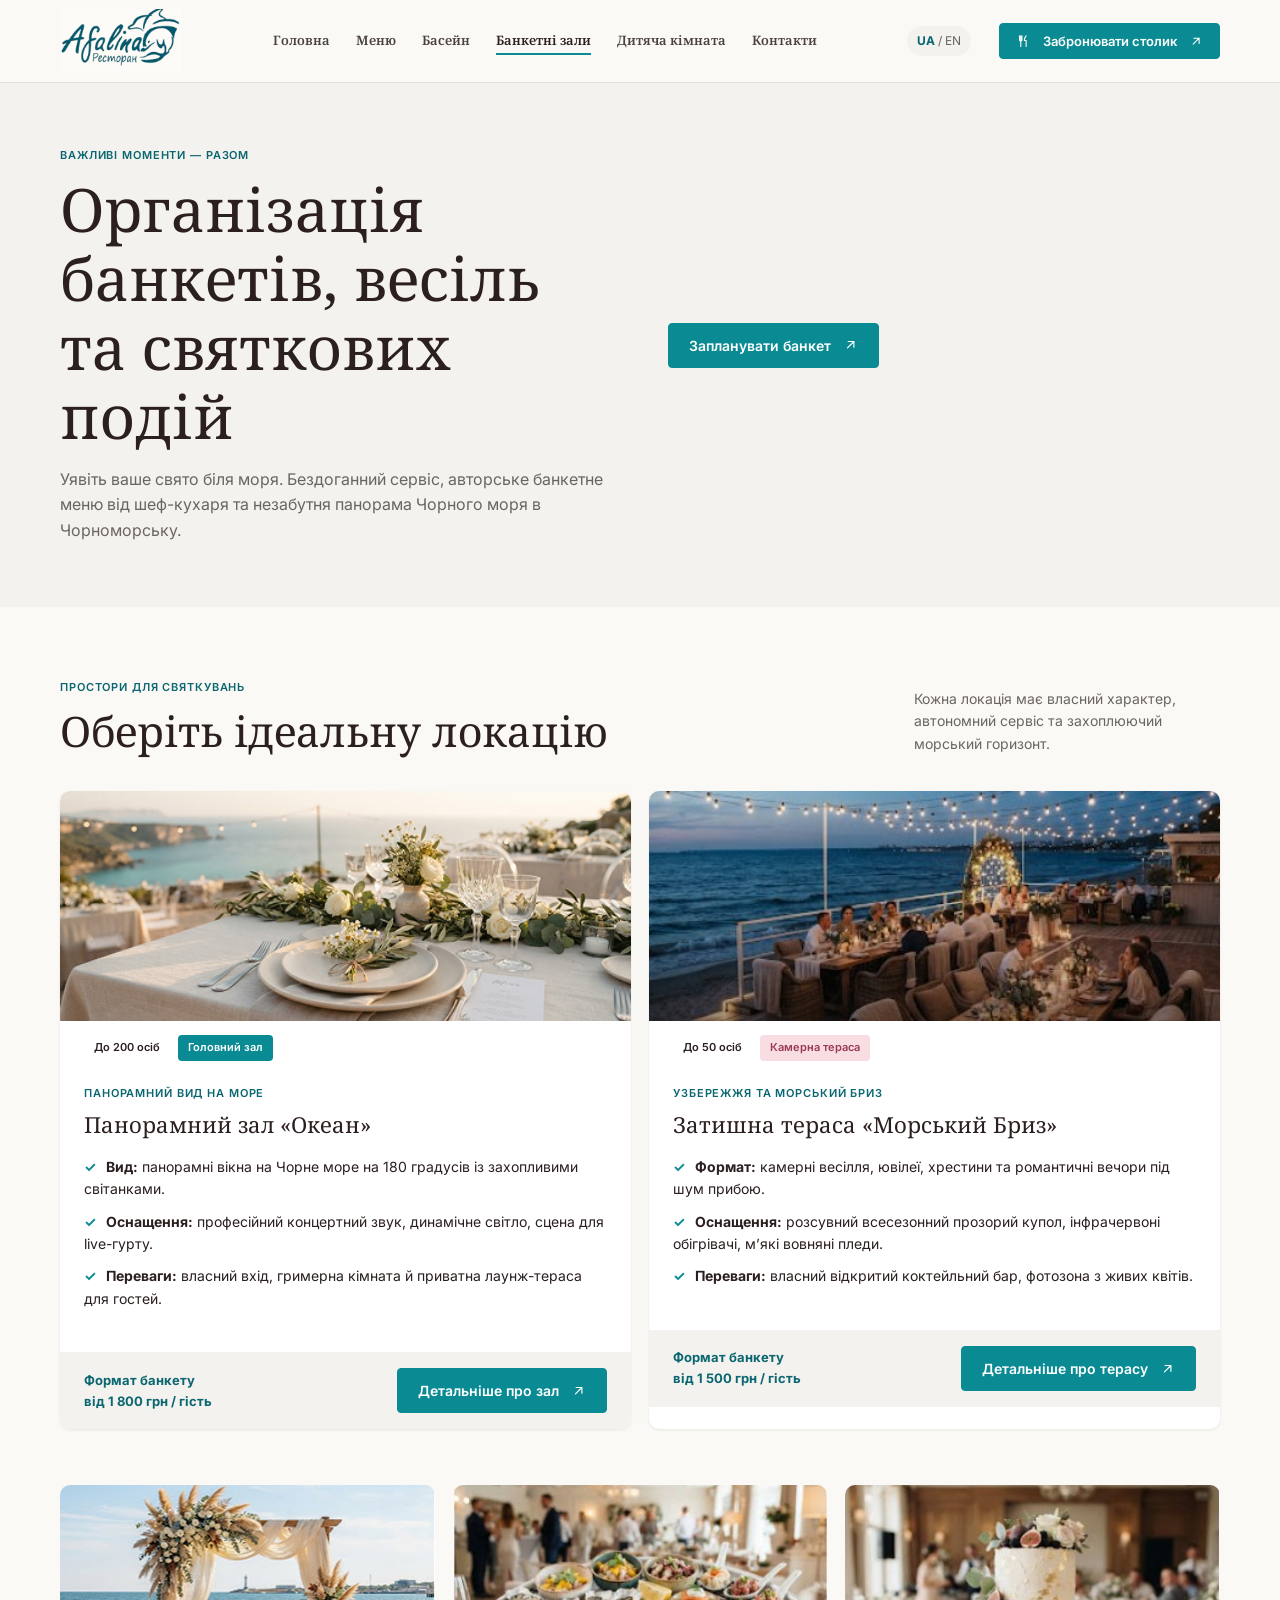
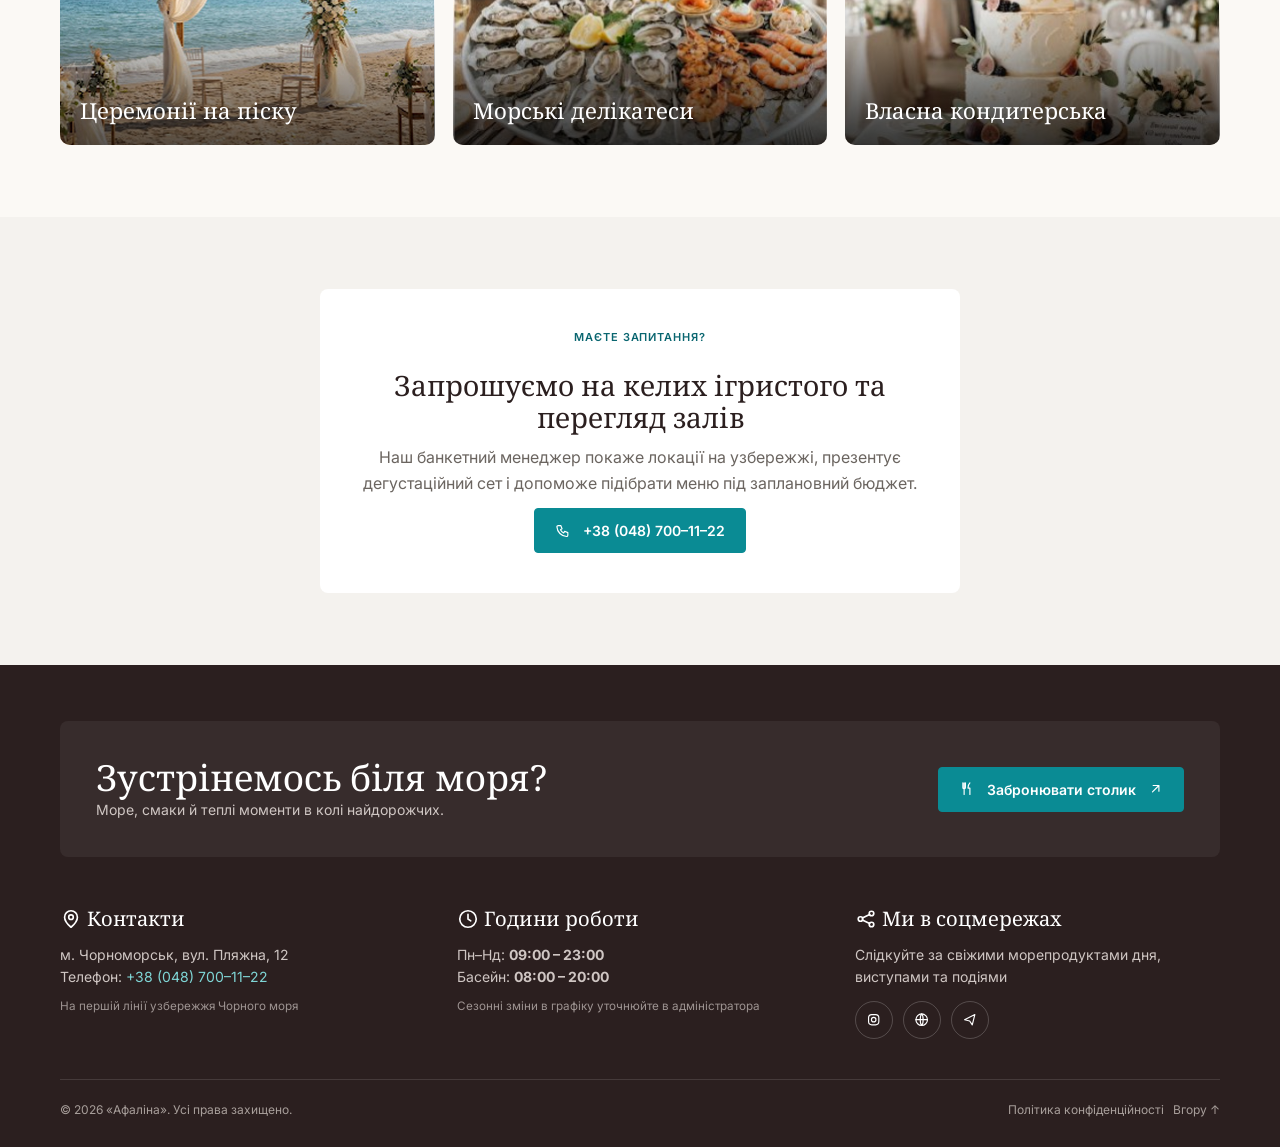
<file: banquets.html>
<!doctype html><html lang="uk"><head><meta charset="utf-8"><meta name="viewport" content="width=device-width,initial-scale=1"><title>Банкетні зали — Афаліна</title>
<link rel="preconnect" href="https://fonts.googleapis.com"><link rel="stylesheet" href="https://fonts.googleapis.com/css2?family=Inter:wght@400;500;600;700&family=Noto+Serif:wght@400;600;700&family=Playfair+Display:wght@400;500&display=swap"><link rel="stylesheet" href="styles.css"></head>
<body class=""><header class="hd"><div class="wrap"><a class="logo" href="index.html"><img src="img/logo.png" alt="Афаліна — ресторан"></a><nav class="nav" id="nav"><a href="index.html">Головна</a><a href="menu.html">Меню</a><a href="pool.html">Басейн</a><a href="banquets.html" class=on>Банкетні зали</a><a href="kids.html">Дитяча кімната</a><a href="contacts.html">Контакти</a></nav><span class="lang"><b>UA</b> / EN</span><a class="btn" href="booking.html"><svg class="ic" viewBox="0 0 24 24" aria-hidden="true"><path d="M6 3v7a2 2 0 0 0 4 0V3M8 3v18M17 3c-2 2-3 5-3 8h3v10"/></svg> Забронювати столик <svg class="ic" viewBox="0 0 24 24" aria-hidden="true"><path d="M7 17 17 7M8 7h9v9"/></svg></a><button class="burger" aria-label="Меню" aria-expanded="false">☰</button></div></header><main><section class="page-hero"><div class="wrap split"><div><div class="eyebrow">Важливі моменти — разом</div><h1>Організація банкетів, весіль та святкових подій</h1><p class="lead">Уявіть ваше свято біля моря. Бездоганний сервіс, авторське банкетне меню від шеф-кухаря та незабутня панорама Чорного моря в Чорноморську.</p></div><div><a class="btn" href="contacts.html">Запланувати банкет <svg class="ic" viewBox="0 0 24 24" aria-hidden="true"><path d="M7 17 17 7M8 7h9v9"/></svg></a></div></div></section>
<section class="sec"><div class="wrap"><div class="head"><div><div class="eyebrow">Простори для святкувань</div><h2>Оберіть ідеальну локацію</h2></div><p>Кожна локація має власний характер, автономний сервіс та захоплюючий морський горизонт.</p></div><div class="grid g2"><article class="hall"><img src="img/hall1.jpg" alt="Панорамний зал «Океан»" loading="lazy"><div class="tags"><span class="tag">До 200 осіб</span><span class="tag t">Головний зал</span></div><div class="in"><div class="eyebrow">Панорамний вид на море</div><h3>Панорамний зал «Океан»</h3><ul class="checks"><li><b>Вид:</b> панорамні вікна на Чорне море на 180 градусів із захопливими світанками.<li><b>Оснащення:</b> професійний концертний звук, динамічне світло, сцена для live-гурту.<li><b>Переваги:</b> власний вхід, гримерна кімната й приватна лаунж-тераса для гостей.</ul></div><div class="foot"><span>Формат банкету<br>від 1 800 грн / гість</span><a class="btn" href="contacts.html">Детальніше про зал <svg class="ic" viewBox="0 0 24 24" aria-hidden="true"><path d="M7 17 17 7M8 7h9v9"/></svg></a></div></article><article class="hall"><img src="img/hall2.jpg" alt="Затишна тераса «Морський Бриз»" loading="lazy"><div class="tags"><span class="tag">До 50 осіб</span><span class="tag r">Камерна тераса</span></div><div class="in"><div class="eyebrow">Узбережжя та морський бриз</div><h3>Затишна тераса «Морський Бриз»</h3><ul class="checks"><li><b>Формат:</b> камерні весілля, ювілеї, хрестини та романтичні вечори під шум прибою.<li><b>Оснащення:</b> розсувний всесезонний прозорий купол, інфрачервоні обігрівачі, м’які вовняні пледи.<li><b>Переваги:</b> власний відкритий коктейльний бар, фотозона з живих квітів.</ul></div><div class="foot"><span>Формат банкету<br>від 1 500 грн / гість</span><a class="btn" href="contacts.html">Детальніше про терасу <svg class="ic" viewBox="0 0 24 24" aria-hidden="true"><path d="M7 17 17 7M8 7h9v9"/></svg></a></div></article></div><div class="grid g3" style="margin-top:56px"><div class="tile" style="min-height:260px"><img src="img/b-arch.jpg" alt="" loading="lazy"><span>Церемонії на піску</span></div><div class="tile" style="min-height:260px"><img src="img/b-oyster.jpg" alt="" loading="lazy"><span>Морські делікатеси</span></div><div class="tile" style="min-height:260px"><img src="img/b-cake.jpg" alt="" loading="lazy"><span>Власна кондитерська</span></div></div></div></section>
<section class="sec alt"><div class="wrap"><div class="cta-box"><div class="eyebrow">Маєте запитання?</div><h2 style="font-size:28px">Запрошуємо на келих ігристого та перегляд залів</h2><p class="lead">Наш банкетний менеджер покаже локації на узбережжі, презентує дегустаційний сет і допоможе підібрати меню під заплановний бюджет.</p><a class="btn" href="tel:+380487001122"><svg class="ic" viewBox="0 0 24 24" aria-hidden="true"><path d="M5 4h4l2 5-2.5 1.5a11 11 0 0 0 5 5L15 13l5 2v4a2 2 0 0 1-2 2A16 16 0 0 1 3 6a2 2 0 0 1 2-2z"/></svg> +38 (048) 700–11–22</a></div></div></section></main><footer class="ft"><div class="wrap"><div class="band"><div><h2>Зустрінемось біля моря?</h2><p>Море, смаки й теплі моменти в колі найдорожчих.</p></div><a class="btn" href="booking.html"><svg class="ic" viewBox="0 0 24 24" aria-hidden="true"><path d="M6 3v7a2 2 0 0 0 4 0V3M8 3v18M17 3c-2 2-3 5-3 8h3v10"/></svg> Забронювати столик <svg class="ic" viewBox="0 0 24 24" aria-hidden="true"><path d="M7 17 17 7M8 7h9v9"/></svg></a></div>
<div class="fcols"><div><h4><svg class="ic" viewBox="0 0 24 24" aria-hidden="true"><path d="M12 21s7-6 7-11a7 7 0 0 0-14 0c0 5 7 11 7 11z"/><circle cx="12" cy="10" r="2.5"/></svg> Контакти</h4>м. Чорноморськ, вул. Пляжна, 12<br>Телефон: <a href="tel:+380487001122">+38 (048) 700–11–22</a><small>На першій лінії узбережжя Чорного моря</small></div>
<div><h4><svg class="ic" viewBox="0 0 24 24" aria-hidden="true"><circle cx="12" cy="12" r="9"/><path d="M12 7v5l3 2"/></svg> Години роботи</h4>Пн–Нд: <b>09:00 – 23:00</b><br>Басейн: <b>08:00 – 20:00</b><small>Сезонні зміни в графіку уточнюйте в адміністратора</small></div>
<div><h4><svg class="ic" viewBox="0 0 24 24" aria-hidden="true"><circle cx="6" cy="12" r="2.5"/><circle cx="18" cy="6" r="2.5"/><circle cx="18" cy="18" r="2.5"/><path d="m8 11 8-4M8 13l8 4"/></svg> Ми в соцмережах</h4>Слідкуйте за свіжими морепродуктами дня, виступами та подіями<div class="soc"><a href="#" aria-label="Instagram"><svg class="ic" viewBox="0 0 24 24" aria-hidden="true"><rect x="4" y="4" width="16" height="16" rx="5"/><circle cx="12" cy="12" r="3.5"/></svg></a><a href="#" aria-label="Сайт"><svg class="ic" viewBox="0 0 24 24" aria-hidden="true"><circle cx="12" cy="12" r="9"/><path d="M3 12h18M12 3c3 3 3 15 0 18M12 3c-3 3-3 15 0 18"/></svg></a><a href="#" aria-label="Telegram"><svg class="ic" viewBox="0 0 24 24" aria-hidden="true"><path d="M4 12 20 4l-4 16-4-6z"/></svg></a></div></div></div>
<div class="fb"><span>© 2026 «Афаліна». Усі права захищено.</span><span>Політика конфіденційності &nbsp; <a href="#nav">Вгору ↑</a></span></div></div></footer><script src="main.js"></script></body></html>
</file>
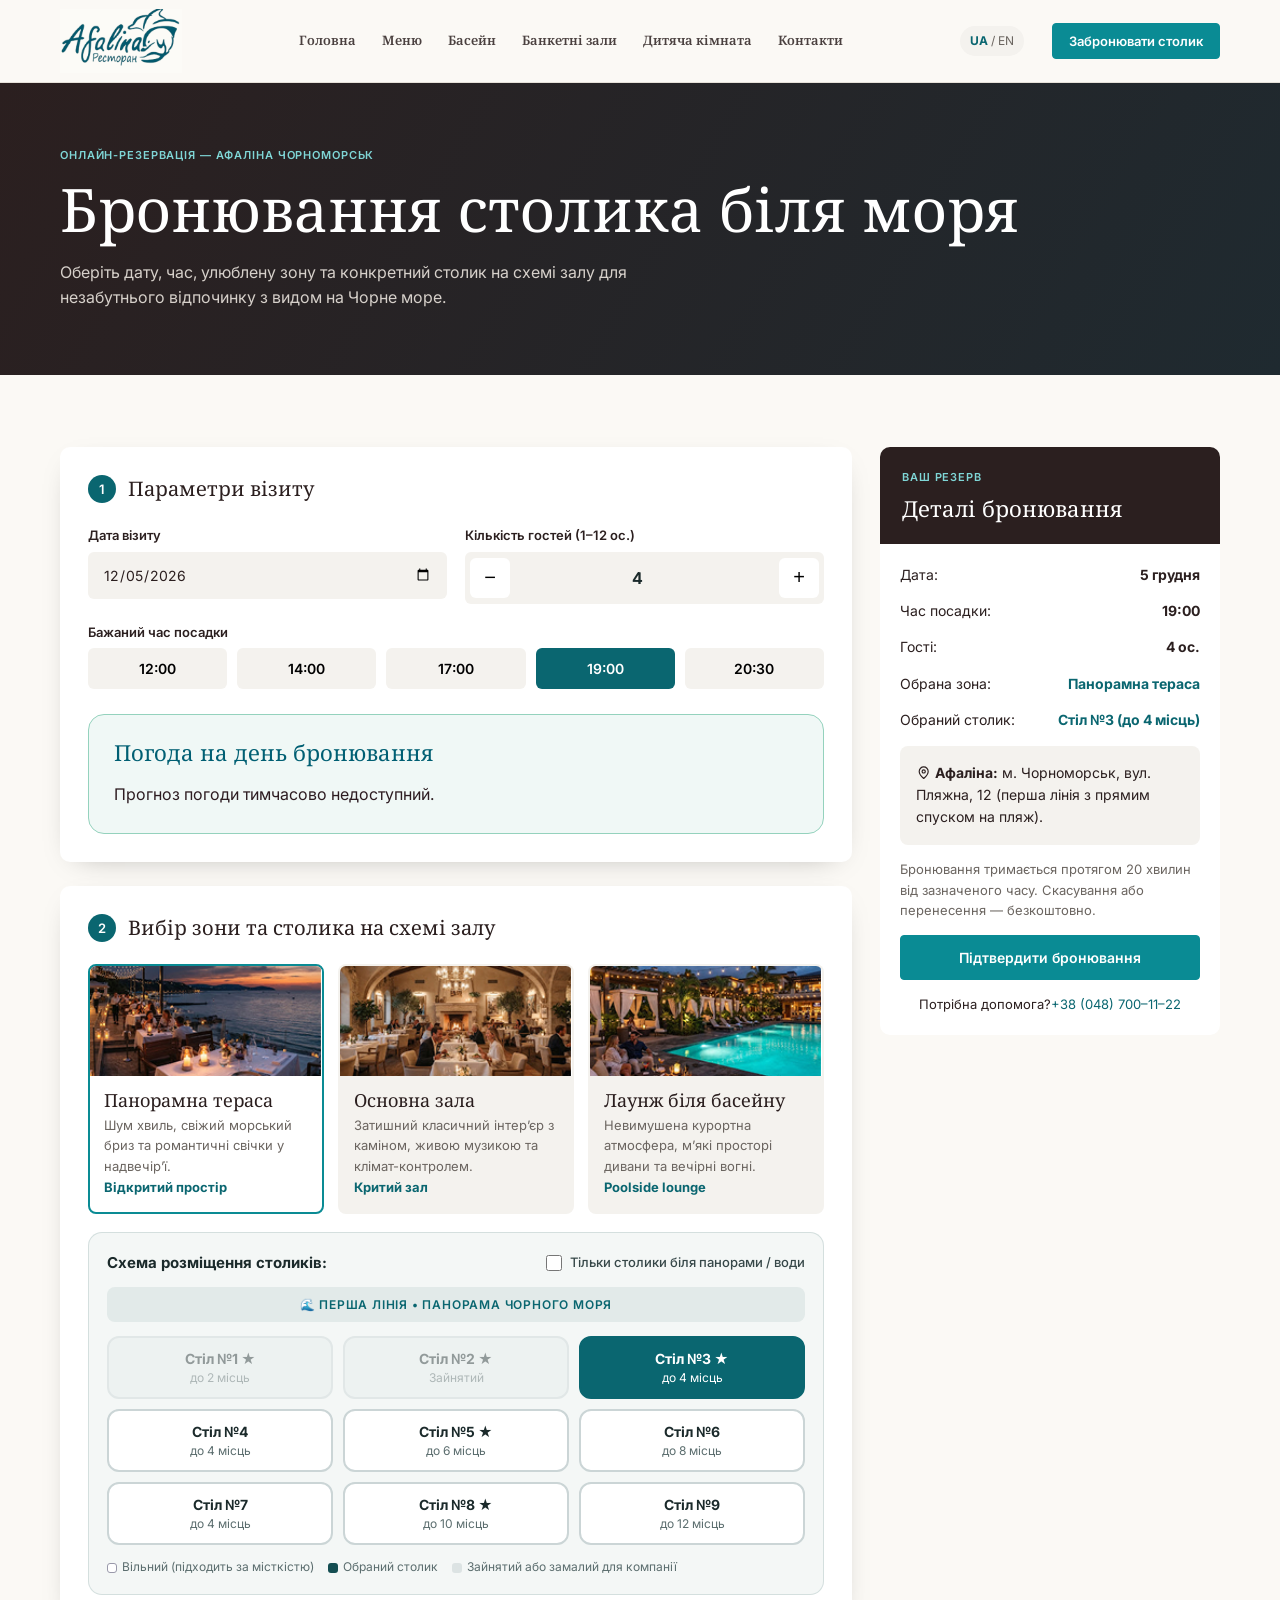
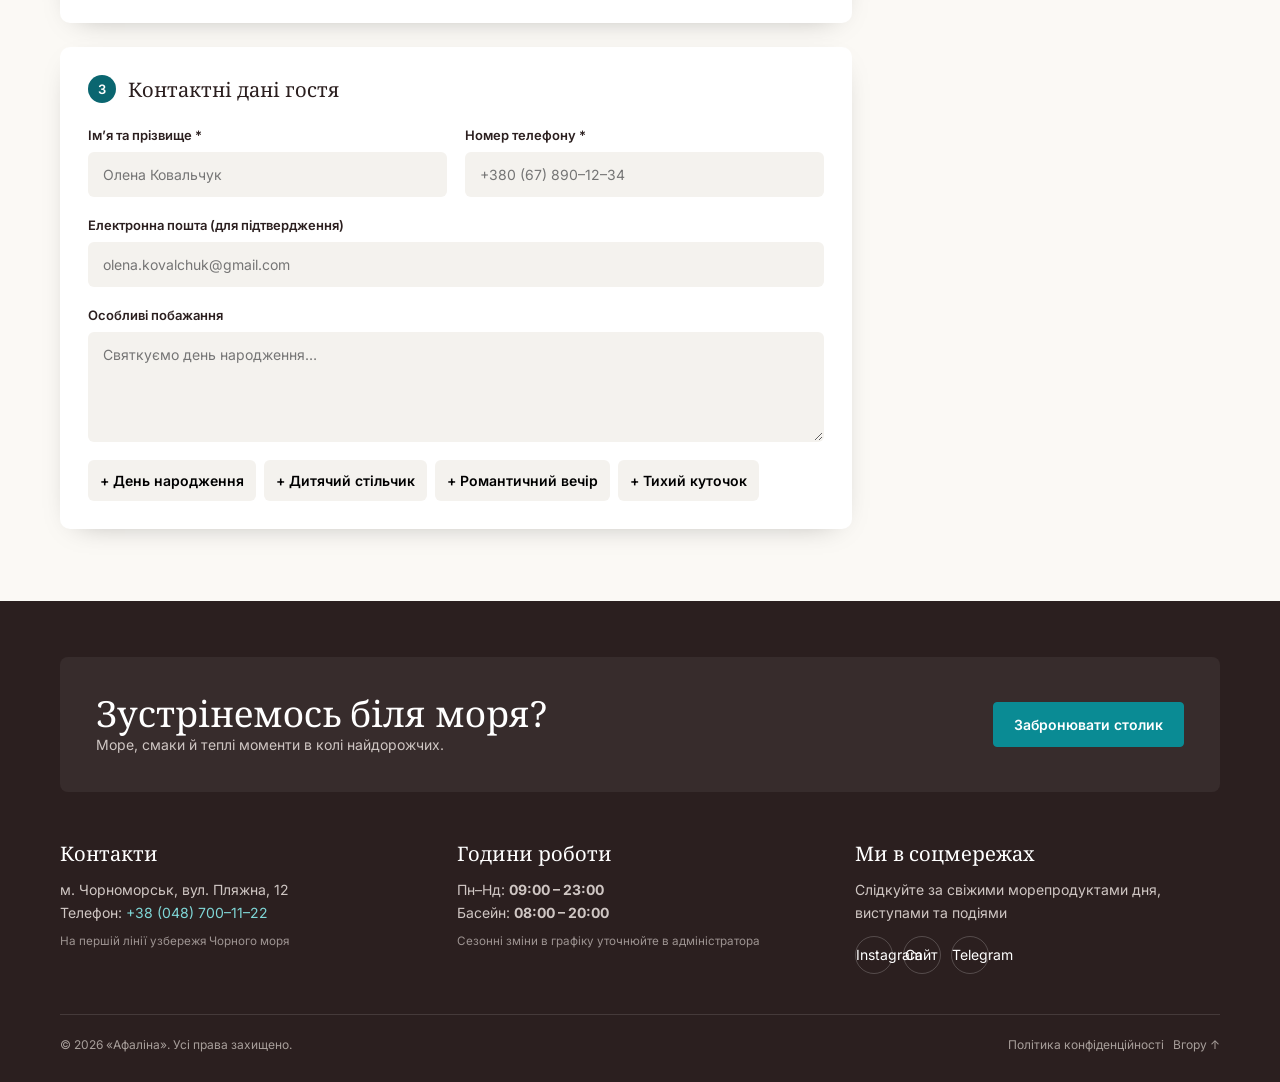
<file: booking.html>
<!DOCTYPE html>
<html lang="uk">
<head>
    <meta charset="utf-8">
    <meta name="viewport" content="width=device-width, initial-scale=1">
    <title>Бронювання столика — Афаліна</title>
 
    <link rel="preconnect" href="https://fonts.googleapis.com">
    <link rel="stylesheet" href="https://fonts.googleapis.com/css2?family=Inter:wght@400;500;600;700&family=Noto+Serif:wght@400;600;700&family=Playfair+Display:wght@400;500&display=swap">
 
    <link rel="stylesheet" href="styles.css">
    <style>
        /* Вирівнювання степера гостей та полів форми (ЛР №11) */
        .stepper {
            display: flex;
            align-items: center;
            justify-content: space-between;
            height: 52px;
            box-sizing: border-box;
        }
        .guests-direct-input {
            flex: 1;
            min-width: 0;
            text-align: center;
            font-weight: 700;
            font-size: 16px;
            border: none;
            background: transparent;
            color: #1b2a2b;
            padding: 4px;
            border-radius: 8px;
        }
        .guests-direct-input:focus {
            outline: 2px solid var(--teal-d, #144e52);
            background: #fff;
        }
        .guests-direct-input.is-invalid {
            outline: 2px solid #d93025 !important;
            background: #fff8f7 !important;
        }
        .edge-error-msg {
            display: none;
            color: #d93025;
            font-size: 12px;
            margin-top: 6px;
            line-height: 1.35;
        }
        .edge-error-msg:not(:empty) {
            display: block;
        }

        /* Стилі інтерактивної схеми залу та вибору столиків */
        .hall-map-box {
            margin-top: 18px;
            background: #f4f7f6;
            border: 1px solid rgba(20, 78, 82, 0.14);
            border-radius: 14px;
            padding: 18px;
        }
        .hall-map-header {
            display: flex;
            justify-content: space-between;
            align-items: center;
            flex-wrap: wrap;
            gap: 10px;
            margin-bottom: 12px;
        }
        .hall-panorama-label {
            display: inline-flex !important;
            flex-direction: row !important;
            align-items: center;
            gap: 8px;
            font-size: 13px;
            font-weight: 500;
            color: #364748;
            cursor: pointer;
            margin: 0;
            width: auto !important;
        }
        .hall-panorama-label input[type="checkbox"] {
            width: 16px !important;
            height: 16px !important;
            margin: 0;
            accent-color: #144e52;
            flex-shrink: 0;
        }
        .hall-landmark {
            text-align: center;
            font-size: 12px;
            font-weight: 600;
            text-transform: uppercase;
            letter-spacing: 0.8px;
            color: var(--teal-d, #144e52);
            background: rgba(20, 78, 82, 0.08);
            padding: 8px 12px;
            border-radius: 8px;
            margin-bottom: 14px;
        }
        .tables-grid {
            display: grid;
            grid-template-columns: repeat(3, 1fr);
            gap: 10px;
        }
        @media (max-width: 560px) {
            .tables-grid { grid-template-columns: repeat(2, 1fr); }
        }
        .table-node {
            background: #fff;
            border: 2px solid #cbd5d6;
            border-radius: 12px;
            padding: 12px 8px;
            text-align: center;
            cursor: pointer;
            transition: all 0.2s ease;
            font-family: inherit;
        }
        .table-node strong {
            display: block;
            font-size: 14px;
            color: #1b2a2b;
            margin-bottom: 3px;
        }
        .table-node span {
            display: block;
            font-size: 12px;
            color: #5b6d6e;
        }
        .table-node:hover:not(:disabled) {
            border-color: var(--teal-d, #144e52);
            transform: translateY(-2px);
        }
        .table-node.active {
            background: var(--teal-d, #144e52);
            border-color: var(--teal-d, #144e52);
            color: #fff;
        }
        .table-node.active strong,
        .table-node.active span {
            color: #fff;
        }
        .table-node:disabled {
            opacity: 0.45;
            cursor: not-allowed;
            background: #e6ecec;
        }
        .hall-legend {
            display: flex;
            flex-wrap: wrap;
            gap: 14px;
            font-size: 12px;
            color: #5b6d6e;
            margin-top: 12px;
        }
        .hall-legend i {
            display: inline-block;
            width: 10px;
            height: 10px;
            border-radius: 3px;
            margin-right: 5px;
            vertical-align: middle;
            font-style: normal;
        }
    </style>
</head>
 
<body>
<header class="hd">
    <div class="wrap">
        <a class="logo" href="index.html">
            <img src="img/logo.png" alt="Афаліна — ресторан">
        </a>
 
        <nav class="nav" id="nav">
            <a href="index.html">Головна</a>
            <a href="menu.html">Меню</a>
            <a href="pool.html">Басейн</a>
            <a href="banquets.html">Банкетні зали</a>
            <a href="kids.html">Дитяча кімната</a>
            <a href="contacts.html">Контакти</a>
        </nav>
 
        <span class="lang"><b>UA</b> / EN</span>
 
        <a class="btn" href="booking.html">
            Забронювати столик
        </a>
 
        <button class="burger" aria-label="Меню" aria-expanded="false">☰</button>
    </div>
</header>
 
<main>
    <section class="page-hero dark">
        <div class="wrap">
            <div class="eyebrow">Онлайн-резервація — Афаліна Чорноморськ</div>
 
            <h1>Бронювання столика біля моря</h1>
 
            <p class="lead">
                Оберіть дату, час, улюблену зону та конкретний столик на схемі залу
                для незабутнього відпочинку з видом на Чорне море.
            </p>
        </div>
    </section>
 
    <section class="sec">
        <form class="wrap book" data-type="booking" novalidate data-ok="Дякуємо! Бронювання надіслано">
 
            <div style="display:grid;gap:24px">
 
                <!-- Крок 1. Параметри візиту -->
                <div class="panel">
                    <div class="step">
                        <i>1</i>Параметри візиту
                    </div>
 
                    <div class="form-grid" style="align-items:start;">
 
                        <label class="f">
                            <span>Дата візиту</span>
                            <input type="date" id="date" name="date" required>
                        </label>
 
                        <div class="f">
                            <span>Кількість гостей (1–12 ос.)</span>
 
                            <div class="stepper">
                                <button type="button" data-g="-1" aria-label="Менше">−</button>
                                <input type="number" id="guestsInput" class="guests-direct-input" min="1" max="12" step="1" value="4" aria-label="Кількість гостей">
                                <b id="guests" style="display:none">4 гостя</b>
                                <button type="button" data-g="1" aria-label="Більше">+</button>
                            </div>
                            <small id="guestsEdgeError" class="edge-error-msg" role="alert"></small>
                        </div>
 
                        <div class="f span2">
                            <span>Бажаний час посадки</span>
 
                            <div class="times">
                                <button type="button">12:00</button>
                                <button type="button">14:00</button>
                                <button type="button">17:00</button>
                                <button type="button" class="on">19:00</button>
                                <button type="button">20:30</button>
                            </div>
                        </div>
 
                    </div>
 
                    <!-- Віджет погоди -->
                    <div class="weather-widget" id="weatherWidget">
                        <h3>Погода на день бронювання</h3>
 
                        <div id="weatherInfo">
                            Оберіть дату, щоб побачити прогноз погоди.
                        </div>
                    </div>
 
                </div>
 
                <!-- Крок 2. Вибір зони та конкретного столика на схемі -->
                <div class="panel">
                    <div class="step">
                        <i>2</i>Вибір зони та столика на схемі залу
                    </div>
 
                    <div class="zones">
 
                        <button type="button" class="zone on" data-zone-key="terrace">
                            <img src="img/z-terrace.jpg" alt="" loading="lazy">
 
                            <div>
                                <h3>Панорамна тераса</h3>
                                Шум хвиль, свіжий морський бриз та романтичні свічки у надвечір’ї.
                                <br>
                                <b style="color:var(--teal-d)">Відкритий простір</b>
                            </div>
                        </button>
 
                        <button type="button" class="zone" data-zone-key="hall">
                            <img src="img/z-hall.jpg" alt="" loading="lazy">
 
                            <div>
                                <h3>Основна зала</h3>
                                Затишний класичний інтер’єр з каміном, живою музикою та клімат-контролем.
                                <br>
                                <b style="color:var(--teal-d)">Критий зал</b>
                            </div>
                        </button>
 
                        <button type="button" class="zone" data-zone-key="pool">
                            <img src="img/z-pool.jpg" alt="" loading="lazy">
 
                            <div>
                                <h3>Лаунж біля басейну</h3>
                                Невимушена курортна атмосфера, м’які просторі дивани та вечірні вогні.
                                <br>
                                <b style="color:var(--teal-d)">Poolside lounge</b>
                            </div>
                        </button>
 
                    </div>

                    <!-- ІНТЕРАКТИВНА СХЕМА СТОЛИКІВ (ЛР №11) -->
                    <div class="hall-map-box" id="hallMapBox">
                        <div class="hall-map-header">
                            <strong style="font-size:15px;color:#1b2a2b;">Схема розміщення столиків:</strong>
                            <label class="hall-panorama-label" for="onlyWindowFilter">
                                <input type="checkbox" id="onlyWindowFilter">
                                <span>Тільки столики біля панорами / води</span>
                            </label>
                        </div>

                        <div class="hall-landmark" id="hallLandmark">🌊 Перша лінія • Панорама Чорного моря</div>
                        <div class="tables-grid" id="tablesGrid" role="group" aria-label="План столиків"></div>

                        <div class="hall-legend">
                            <span><i style="background:#fff;border:1px solid #99a;"></i>Вільний (підходить за місткістю)</span>
                            <span><i style="background:#144e52;"></i>Обраний столик</span>
                            <span><i style="background:#dce3e3;"></i>Зайнятий або замалий для компанії</span>
                        </div>
                    </div>
                </div>
 
                <!-- Крок 3. Контактні дані -->
                <div class="panel">
                    <div class="step">
                        <i>3</i>Контактні дані гостя
                    </div>
 
                    <div class="form-grid">
 
                        <label class="f">
                            <span>Ім’я та прізвище *</span>
                            <input name="name" required placeholder="Олена Ковальчук" autocomplete="name">
                        </label>
 
                        <label class="f">
                            <span>Номер телефону *</span>
                            <input name="phone" required type="tel" placeholder="+380 (67) 890–12–34" autocomplete="tel">
                        </label>
 
                        <label class="f span2">
                            <span>Електронна пошта (для підтвердження)</span>
                            <input name="email" type="email" placeholder="olena.kovalchuk@gmail.com" autocomplete="email">
                        </label>
 
                        <label class="f span2">
                            <span>Особливі побажання</span>
                            <textarea id="wish" name="wish" placeholder="Святкуємо день народження…"></textarea>
                        </label>
 
                        <div class="qa span2" style="display:flex;gap:8px;flex-wrap:wrap;font-size:12px">
                            <button type="button">+ День народження</button>
                            <button type="button">+ Дитячий стільчик</button>
                            <button type="button">+ Романтичний вечір</button>
                            <button type="button">+ Тихий куточок</button>
                        </div>
 
                        <input type="hidden" name="selected_table" id="selectedTableInput" value="Стіл №3">
                        <input name="website" class="hp" tabindex="-1" autocomplete="off" aria-hidden="true">
 
                    </div>
                </div>
 
            </div>
 
            <!-- Підсумок бронювання -->
            <aside class="side">
 
                <div class="sum">
                    <div class="eyebrow" style="color:#7fd6d6">Ваш резерв</div>
                    <h3>Деталі бронювання</h3>
                </div>
 
                <div class="sumb">
 
                    <p>
                        <span>Дата:</span>
                        <b id="s-d">—</b>
                    </p>
 
                    <p>
                        <span>Час посадки:</span>
                        <b id="s-t">—</b>
                    </p>
 
                    <p>
                        <span>Гості:</span>
                        <b id="s-g">4 особи</b>
                    </p>
 
                    <p>
                        <span>Обрана зона:</span>
                        <b id="s-z" style="color:var(--teal-d);text-align:right">Панорамна тераса</b>
                    </p>

                    <p>
                        <span>Обраний столик:</span>
                        <b id="s-table" style="color:var(--teal-d);text-align:right">Стіл №3 (до 4 місць)</b>
                    </p>
 
                    <div class="info" style="margin:0">
                        <svg class="ic" viewBox="0 0 24 24" aria-hidden="true">
                            <path d="M12 21s7-6 7-11a7 7 0 0 0-14 0c0 5 7 11 7 11z"/>
                            <circle cx="12" cy="10" r="2.5"/>
                        </svg>
 
                        <b>Афаліна:</b> м. Чорноморськ, вул. Пляжна, 12
                        (перша лінія з прямим спуском на пляж).
                    </div>
 
                    <p style="font-size:13px;color:var(--muted)">
                        Бронювання тримається протягом 20 хвилин від зазначеного часу.
                        Скасування або перенесення — безкоштовно.
                    </p>
 
                    <button class="btn" id="bookingSubmitBtn" type="submit" style="justify-content:center">
                        Підтвердити бронювання
                    </button>
 
                    <p style="justify-content:center;font-size:13px">
                        Потрібна допомога?
                        <a href="tel:+380487001122" style="color:var(--teal-d)">
                            +38 (048) 700–11–22
                        </a>
                    </p>
 
                </div>
            </aside>
 
        </form>
    </section>
</main>
 
<footer class="ft">
    <div class="wrap">
 
        <div class="band">
            <div>
                <h2>Зустрінемось біля моря?</h2>
                <p>Море, смаки й теплі моменти в колі найдорожчих.</p>
            </div>
 
            <a class="btn" href="booking.html">
                Забронювати столик
            </a>
        </div>
 
        <div class="fcols">
 
            <div>
                <h4>Контакти</h4>
                м. Чорноморськ, вул. Пляжна, 12
                <br>
                Телефон:
                <a href="tel:+380487001122">+38 (048) 700–11–22</a>
                <small>На першій лінії узбережя Чорного моря</small>
            </div>
 
            <div>
                <h4>Години роботи</h4>
                Пн–Нд: <b>09:00 – 23:00</b>
                <br>
                Басейн: <b>08:00 – 20:00</b>
                <small>Сезонні зміни в графіку уточнюйте в адміністратора</small>
            </div>
 
            <div>
                <h4>Ми в соцмережах</h4>
                Слідкуйте за свіжими морепродуктами дня, виступами та подіями
 
                <div class="soc">
                    <a href="#" aria-label="Instagram">Instagram</a>
                    <a href="#" aria-label="Сайт">Сайт</a>
                    <a href="#" aria-label="Telegram">Telegram</a>
                </div>
            </div>
 
        </div>
 
        <div class="fb">
            <span>© 2026 «Афаліна». Усі права захищено.</span>
            <span>
                Політика конфіденційності
                &nbsp;
                <a href="#nav">Вгору ↑</a>
            </span>
        </div>
 
    </div>
</footer>
 
<script src="main.js?v=4"></script>
</body>
</html>
</file>
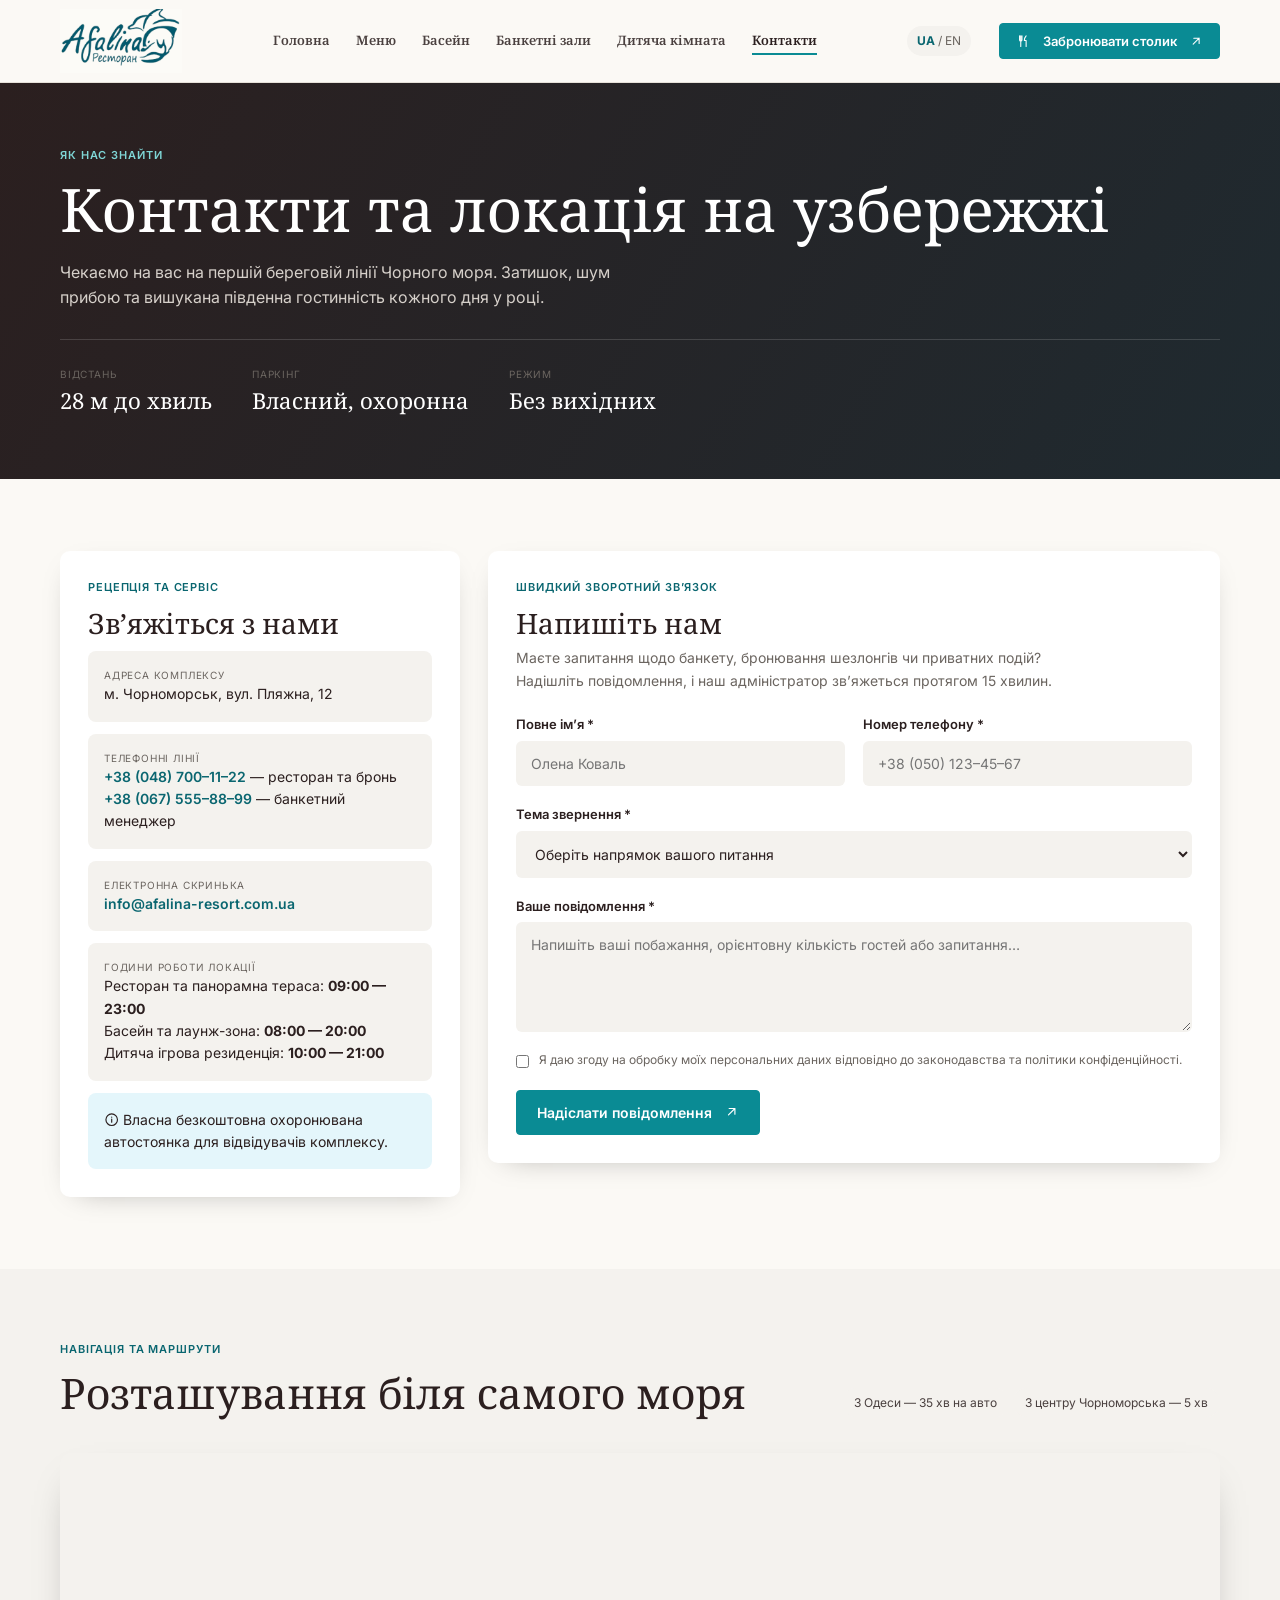
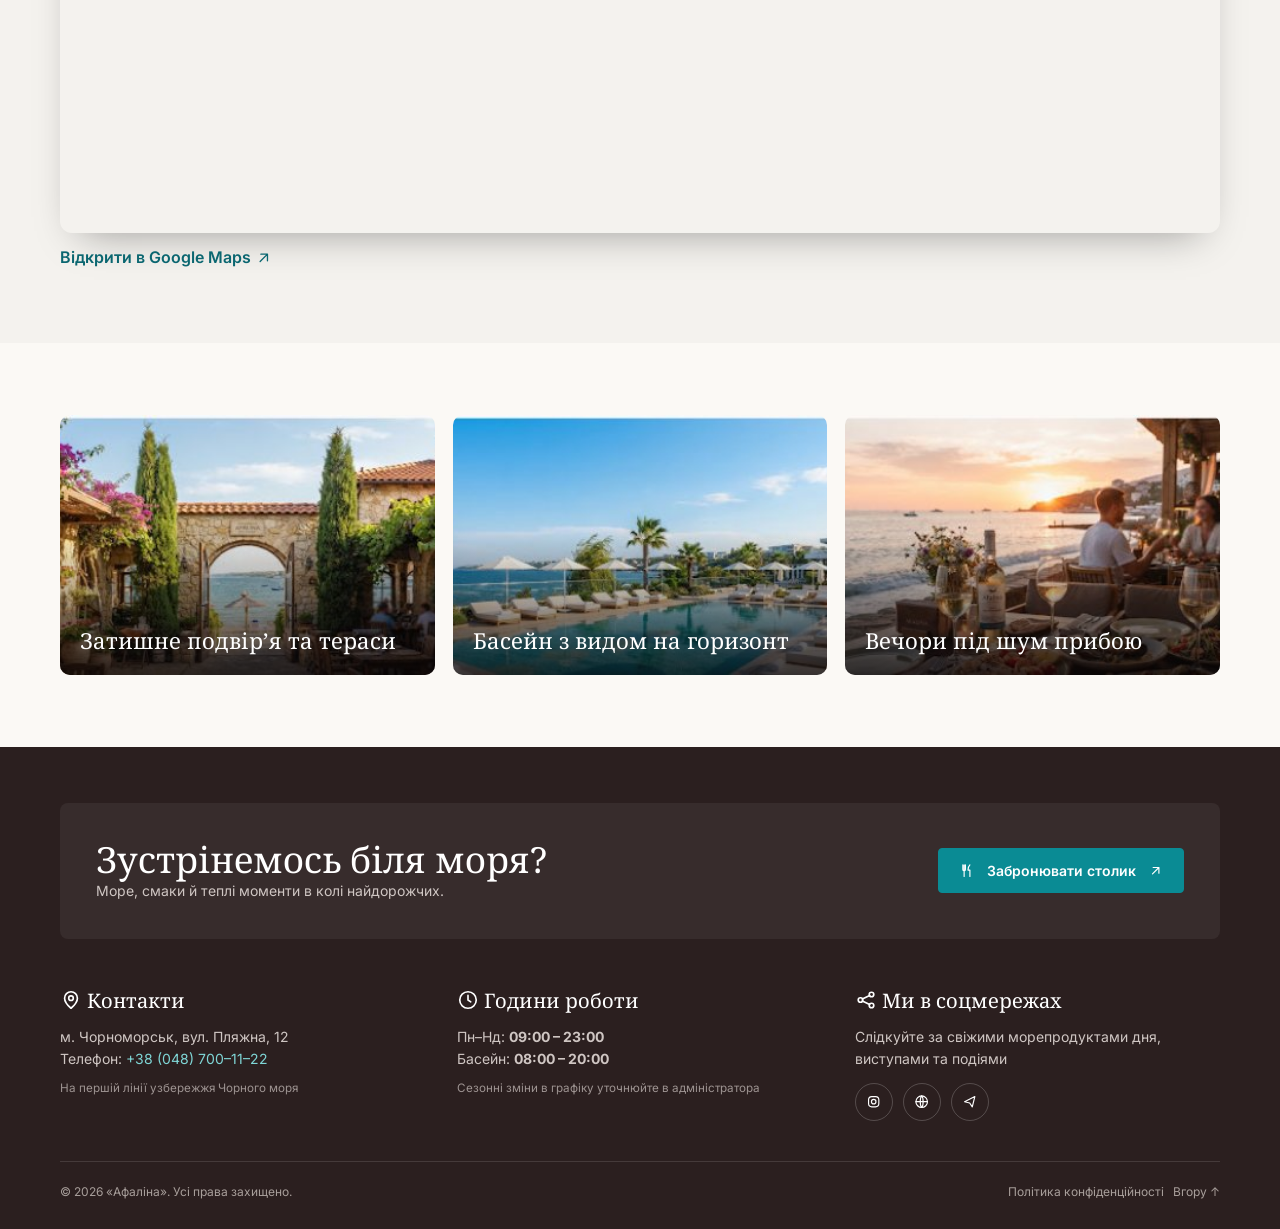
<file: contacts.html>
<!doctype html>
<html lang="uk">
<head>
<meta charset="utf-8">
<meta name="viewport" content="width=device-width,initial-scale=1">
<title>Контакти — Афаліна</title>
<link rel="preconnect" href="https://fonts.googleapis.com">
<link rel="stylesheet" href="https://fonts.googleapis.com/css2?family=Inter:wght@400;500;600;700&family=Noto+Serif:wght@400;600;700&family=Playfair+Display:wght@400;500&display=swap">
<link rel="stylesheet" href="styles.css">
</head>
<body class="">
<header class="hd"><div class="wrap"><a class="logo" href="index.html"><img src="img/logo.png" alt="Афаліна — ресторан"></a><nav class="nav" id="nav"><a href="index.html">Головна</a><a href="menu.html">Меню</a><a href="pool.html">Басейн</a><a href="banquets.html">Банкетні зали</a><a href="kids.html">Дитяча кімната</a><a href="contacts.html" class=on>Контакти</a></nav><span class="lang"><b>UA</b> / EN</span><a class="btn" href="booking.html"><svg class="ic" viewBox="0 0 24 24" aria-hidden="true"><path d="M6 3v7a2 2 0 0 0 4 0V3M8 3v18M17 3c-2 2-3 5-3 8h3v10"/></svg> Забронювати столик <svg class="ic" viewBox="0 0 24 24" aria-hidden="true"><path d="M7 17 17 7M8 7h9v9"/></svg></a><button class="burger" aria-label="Меню" aria-expanded="false">☰</button></div></header>
<main>
<section class="page-hero dark"><div class="wrap"><div class="eyebrow">Як нас знайти</div><h1>Контакти та локація на узбережжі</h1><p class="lead">Чекаємо на вас на першій береговій лінії Чорного моря. Затишок, шум прибою та вишукана південна гостинність кожного дня у році.</p><div class="stats" style="border-color:rgba(255,255,255,.15)"><div><small>Відстань</small><b style="color:#fff">28 м до хвиль</b></div><div><small>Паркінг</small><b style="color:#fff">Власний, охоронна</b></div><div><small>Режим</small><b style="color:#fff">Без вихідних</b></div></div></div></section>
 
<section class="sec"><div class="wrap contacts">
<div class="panel"><div class="eyebrow">Рецепція та сервіс</div><h2 style="font-size:28px">Зв’яжіться з нами</h2><div class="info"><small>Адреса комплексу</small>м. Чорноморськ, вул. Пляжна, 12</div><div class="info"><small>Телефонні лінії</small><a href="tel:+380487001122" style="color:var(--teal-d);font-weight:600">+38 (048) 700–11–22</a> — ресторан та бронь<br><a href="tel:+380675558899" style="color:var(--teal-d);font-weight:600">+38 (067) 555–88–99</a> — банкетний менеджер</div><div class="info"><small>Електронна скринька</small><a href="mailto:info@afalina-resort.com.ua" style="color:var(--teal-d);font-weight:600">info@afalina-resort.com.ua</a></div><div class="info"><small>Години роботи локації</small>Ресторан та панорамна тераса: <b>09:00 — 23:00</b><br>Басейн та лаунж-зона: <b>08:00 — 20:00</b><br>Дитяча ігрова резиденція: <b>10:00 — 21:00</b></div><div class="info" style="background:#e4f6fb"><svg class="ic" viewBox="0 0 24 24" aria-hidden="true"><circle cx="12" cy="12" r="9"/><path d="M12 11v5M12 8h.01"/></svg> Власна безкоштовна охоронювана автостоянка для відвідувачів комплексу.</div></div>
 
<!-- ЗМІНЕНО: id="contact-form", data-type="contact", novalidate -->
<form class="panel" id="contact-form" data-type="contact" novalidate data-ok="Дякуємо! Повідомлення надіслано">
<div class="eyebrow">Швидкий зворотний зв’язок</div><h2 style="font-size:28px">Напишіть нам</h2>
<p class="lead" style="margin:8px 0 22px;font-size:14px">Маєте запитання щодо банкету, бронювання шезлонгів чи приватних подій? Надішліть повідомлення, і наш адміністратор зв’яжеться протягом 15 хвилин.</p>
<div class="form-grid">
<label class="f"><span>Повне ім’я *</span><input name="name" required placeholder="Олена Коваль" autocomplete="name"></label>
<label class="f"><span>Номер телефону *</span><input name="phone" required type="tel" placeholder="+38 (050) 123–45–67" autocomplete="tel"></label>
<label class="f span2"><span>Тема звернення *</span><select name="topic" required><option value="">Оберіть напрямок вашого питання</option><option>Бронювання столика</option><option>Банкет або свято</option><option>Басейн та шезлонги</option><option>Дитяча кімната</option></select></label>
<label class="f span2"><span>Ваше повідомлення *</span><textarea name="message" required placeholder="Напишіть ваші побажання, орієнтовну кількість гостей або запитання…"></textarea></label>
<label class="span2" style="display:flex;gap:10px;font-size:12px;color:var(--muted)"><input name="consent" required type="checkbox" style="width:auto;margin-top:3px">Я даю згоду на обробку моїх персональних даних відповідно до законодавства та політики конфіденційності.</label>
<!-- ДОДАНО: антиспам-пастка -->
<input name="website" class="hp" tabindex="-1" autocomplete="off" aria-hidden="true">
</div>
<button class="btn" type="submit" style="margin-top:20px">Надіслати повідомлення <svg class="ic" viewBox="0 0 24 24" aria-hidden="true"><path d="M7 17 17 7M8 7h9v9"/></svg></button>
</form>
</div></section>
 
<section class="sec alt"><div class="wrap"><div class="head"><div><div class="eyebrow">Навігація та маршрути</div><h2>Розташування біля самого моря</h2></div><div><span class="pill">З Одеси — 35 хв на авто</span> <span class="pill">З центру Чорноморська — 5 хв</span></div></div><div class="map"><iframe title="Карта: Чорноморськ, вул. Пляжна" loading="lazy" src="https://www.openstreetmap.org/export/embed.html?bbox=30.62%2C46.28%2C30.74%2C46.34&layer=mapnik"></iframe></div><p style="margin-top:12px"><a href="https://www.google.com/maps/search/?api=1&query=Чорноморськ+вул.+Пляжна+12" target="_blank" rel="noopener" style="color:var(--teal-d);font-weight:600">Відкрити в Google Maps <svg class="ic" viewBox="0 0 24 24" aria-hidden="true"><path d="M7 17 17 7M8 7h9v9"/></svg></a></p></div></section>
 
<section class="sec"><div class="wrap grid g3"><div class="tile" style="min-height:260px"><img src="img/c1.jpg" alt="" loading="lazy"><span>Затишне подвір’я та тераси</span></div><div class="tile" style="min-height:260px"><img src="img/c2.jpg" alt="" loading="lazy"><span>Басейн з видом на горизонт</span></div><div class="tile" style="min-height:260px"><img src="img/c3.jpg" alt="" loading="lazy"><span>Вечори під шум прибою</span></div></div></section>
</main>
 
<footer class="ft"><div class="wrap"><div class="band"><div><h2>Зустрінемось біля моря?</h2><p>Море, смаки й теплі моменти в колі найдорожчих.</p></div><a class="btn" href="booking.html"><svg class="ic" viewBox="0 0 24 24" aria-hidden="true"><path d="M6 3v7a2 2 0 0 0 4 0V3M8 3v18M17 3c-2 2-3 5-3 8h3v10"/></svg> Забронювати столик <svg class="ic" viewBox="0 0 24 24" aria-hidden="true"><path d="M7 17 17 7M8 7h9v9"/></svg></a></div>
<div class="fcols"><div><h4><svg class="ic" viewBox="0 0 24 24" aria-hidden="true"><path d="M12 21s7-6 7-11a7 7 0 0 0-14 0c0 5 7 11 7 11z"/><circle cx="12" cy="10" r="2.5"/></svg> Контакти</h4>м. Чорноморськ, вул. Пляжна, 12<br>Телефон: <a href="tel:+380487001122">+38 (048) 700–11–22</a><small>На першій лінії узбережжя Чорного моря</small></div>
<div><h4><svg class="ic" viewBox="0 0 24 24" aria-hidden="true"><circle cx="12" cy="12" r="9"/><path d="M12 7v5l3 2"/></svg> Години роботи</h4>Пн–Нд: <b>09:00 – 23:00</b><br>Басейн: <b>08:00 – 20:00</b><small>Сезонні зміни в графіку уточнюйте в адміністратора</small></div>
<div><h4><svg class="ic" viewBox="0 0 24 24" aria-hidden="true"><circle cx="6" cy="12" r="2.5"/><circle cx="18" cy="6" r="2.5"/><circle cx="18" cy="18" r="2.5"/><path d="m8 11 8-4M8 13l8 4"/></svg> Ми в соцмережах</h4>Слідкуйте за свіжими морепродуктами дня, виступами та подіями<div class="soc"><a href="#" aria-label="Instagram"><svg class="ic" viewBox="0 0 24 24" aria-hidden="true"><rect x="4" y="4" width="16" height="16" rx="5"/><circle cx="12" cy="12" r="3.5"/></svg></a><a href="#" aria-label="Сайт"><svg class="ic" viewBox="0 0 24 24" aria-hidden="true"><circle cx="12" cy="12" r="9"/><path d="M3 12h18M12 3c3 3 3 15 0 18M12 3c-3 3-3 15 0 18"/></svg></a><a href="#" aria-label="Telegram"><svg class="ic" viewBox="0 0 24 24" aria-hidden="true"><path d="M4 12 20 4l-4 16-4-6z"/></svg></a></div></div></div>
<div class="fb"><span>© 2026 «Афаліна». Усі права захищено.</span><span>Політика конфіденційності &nbsp; <a href="#nav">Вгору ↑</a></span></div></div></footer>
<script src="main.js"></script>
</body>
</html>
</file>
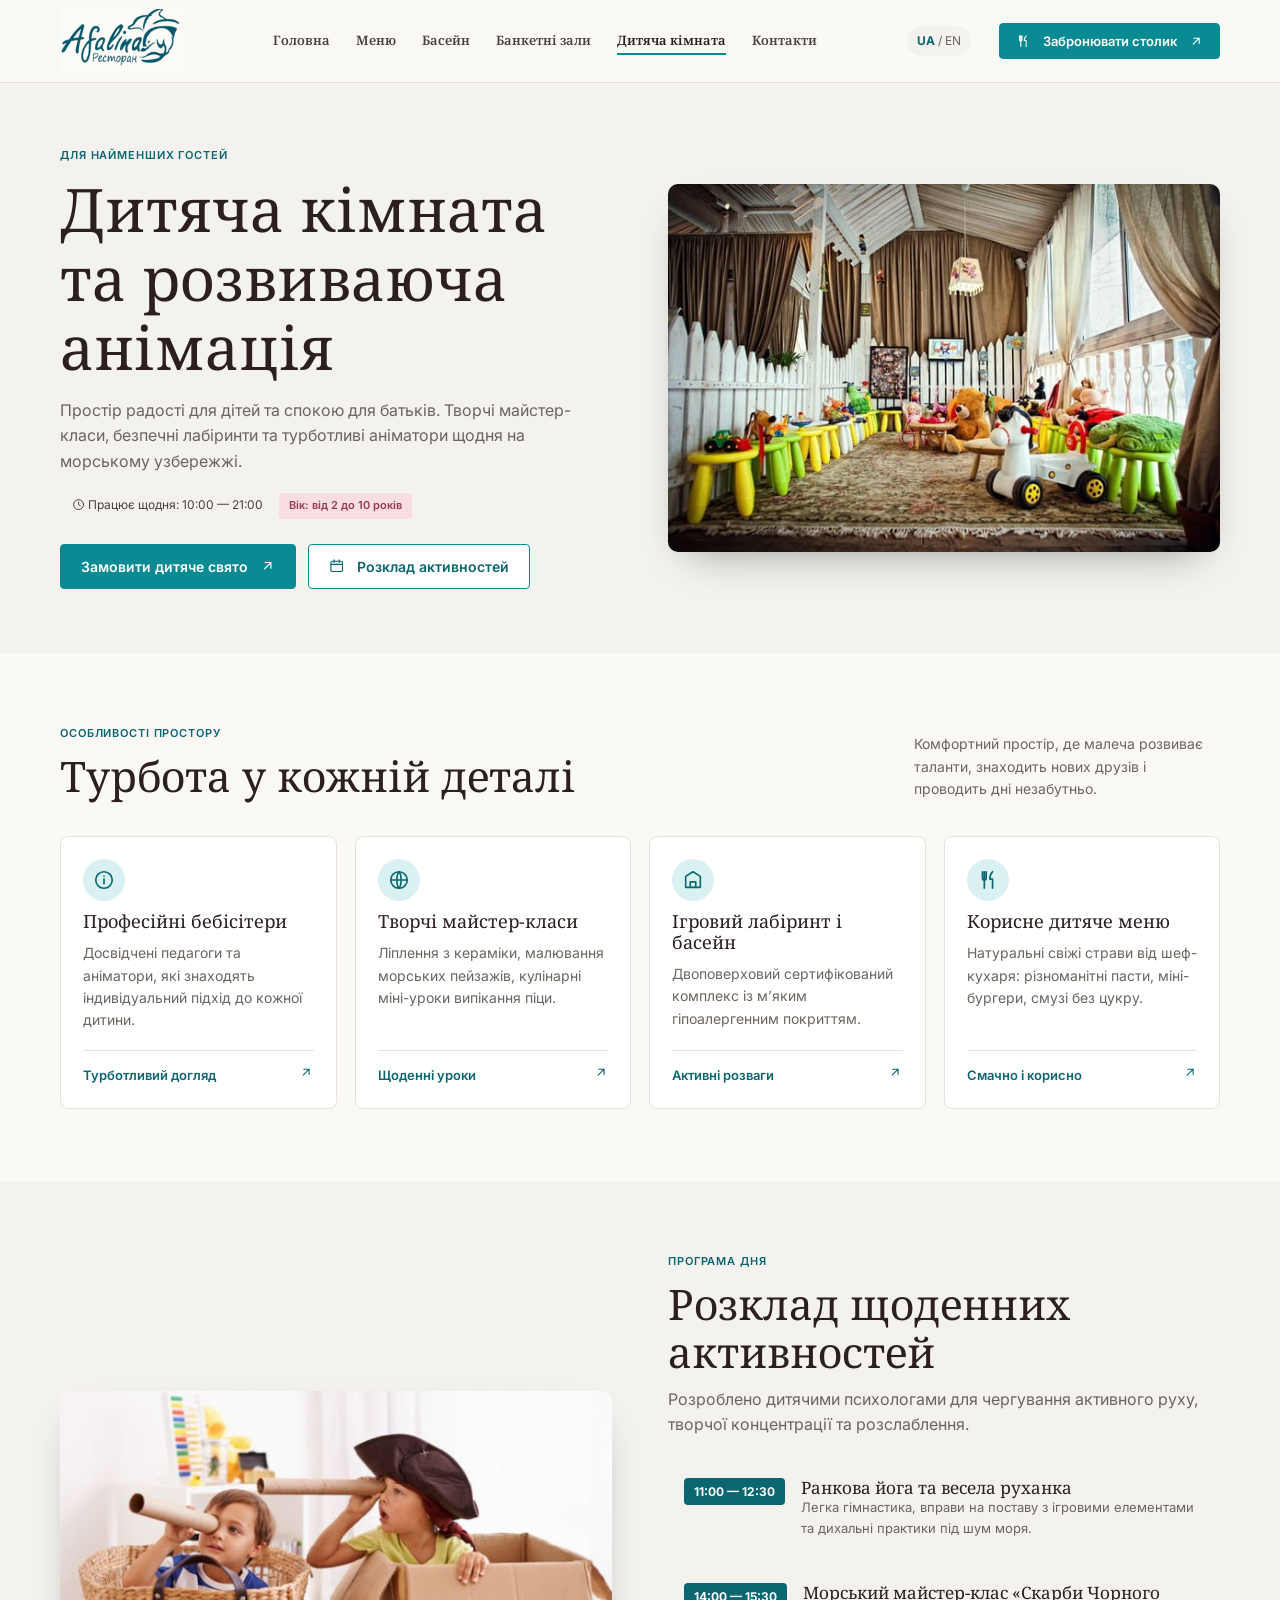
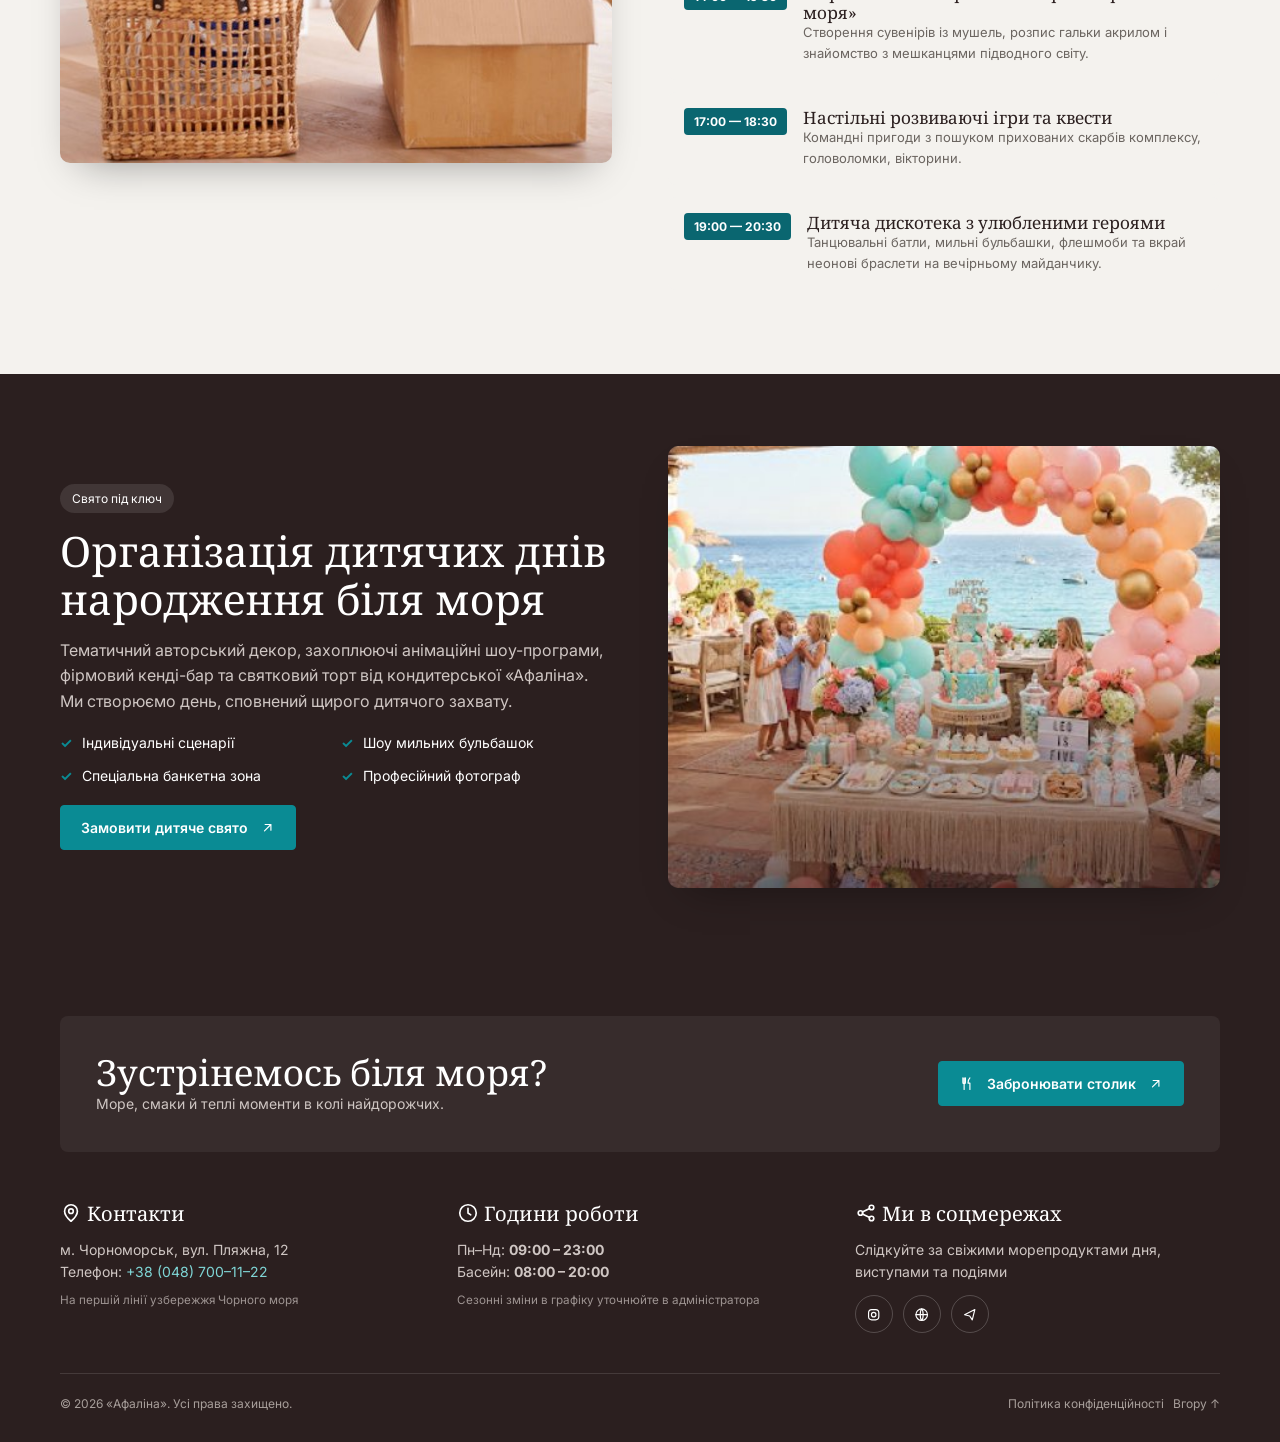
<file: kids.html>
<!doctype html><html lang="uk"><head><meta charset="utf-8"><meta name="viewport" content="width=device-width,initial-scale=1"><title>Дитяча кімната — Афаліна</title>
<link rel="preconnect" href="https://fonts.googleapis.com"><link rel="stylesheet" href="https://fonts.googleapis.com/css2?family=Inter:wght@400;500;600;700&family=Noto+Serif:wght@400;600;700&family=Playfair+Display:wght@400;500&display=swap"><link rel="stylesheet" href="styles.css"></head>
<body class=""><header class="hd"><div class="wrap"><a class="logo" href="index.html"><img src="img/logo.png" alt="Афаліна — ресторан"></a><nav class="nav" id="nav"><a href="index.html">Головна</a><a href="menu.html">Меню</a><a href="pool.html">Басейн</a><a href="banquets.html">Банкетні зали</a><a href="kids.html" class=on>Дитяча кімната</a><a href="contacts.html">Контакти</a></nav><span class="lang"><b>UA</b> / EN</span><a class="btn" href="booking.html"><svg class="ic" viewBox="0 0 24 24" aria-hidden="true"><path d="M6 3v7a2 2 0 0 0 4 0V3M8 3v18M17 3c-2 2-3 5-3 8h3v10"/></svg> Забронювати столик <svg class="ic" viewBox="0 0 24 24" aria-hidden="true"><path d="M7 17 17 7M8 7h9v9"/></svg></a><button class="burger" aria-label="Меню" aria-expanded="false">☰</button></div></header><main><section class="page-hero"><div class="wrap split"><div><div class="eyebrow">Для найменших гостей</div><h1>Дитяча кімната та розвиваюча анімація</h1><p class="lead">Простір радості для дітей та спокою для батьків. Творчі майстер-класи, безпечні лабіринти та турботливі аніматори щодня на морському узбережжі.</p><p><span class="pill"><svg class="ic" viewBox="0 0 24 24" aria-hidden="true"><circle cx="12" cy="12" r="9"/><path d="M12 7v5l3 2"/></svg> Працює щодня: 10:00 — 21:00</span> <span class="tag r">Вік: від 2 до 10 років</span></p><div style="display:flex;gap:12px;margin-top:24px;flex-wrap:wrap"><a class="btn" href="contacts.html">Замовити дитяче свято <svg class="ic" viewBox="0 0 24 24" aria-hidden="true"><path d="M7 17 17 7M8 7h9v9"/></svg></a><a class="btn out" href="#schedule"><svg class="ic" viewBox="0 0 24 24" aria-hidden="true"><rect x="3" y="5" width="18" height="16" rx="2"/><path d="M3 10h18M8 3v4M16 3v4"/></svg> Розклад активностей</a></div></div><div class="photo"><img src="img/kids-hero.jpg" alt="Діти на майстер-класі"></div></div></section>
<section class="sec"><div class="wrap"><div class="head"><div><div class="eyebrow">Особливості простору</div><h2>Турбота у кожній деталі</h2></div><p>Комфортний простір, де малеча розвиває таланти, знаходить нових друзів і проводить дні незабутньо.</p></div><div class="grid g4"><div class="card"><span class="chip"><svg class="ic" viewBox="0 0 24 24" aria-hidden="true"><circle cx="12" cy="12" r="9"/><path d="M12 11v5M12 8h.01"/></svg></span><h3 style="font-size:18px">Професійні бебісітери</h3><p>Досвідчені педагоги та аніматори, які знаходять індивідуальний підхід до кожної дитини.</p><span class="more"><span>Турботливий догляд</span><svg class="ic" viewBox="0 0 24 24" aria-hidden="true"><path d="M7 17 17 7M8 7h9v9"/></svg></span></div><div class="card"><span class="chip"><svg class="ic" viewBox="0 0 24 24" aria-hidden="true"><circle cx="12" cy="12" r="9"/><path d="M3 12h18M12 3c3 3 3 15 0 18M12 3c-3 3-3 15 0 18"/></svg></span><h3 style="font-size:18px">Творчі майстер-класи</h3><p>Ліплення з кераміки, малювання морських пейзажів, кулінарні міні-уроки випікання піци.</p><span class="more"><span>Щоденні уроки</span><svg class="ic" viewBox="0 0 24 24" aria-hidden="true"><path d="M7 17 17 7M8 7h9v9"/></svg></span></div><div class="card"><span class="chip"><svg class="ic" viewBox="0 0 24 24" aria-hidden="true"><path d="M4 20V8l8-5 8 5v12zM9 20v-6h6v6"/></svg></span><h3 style="font-size:18px">Ігровий лабіринт і басейн</h3><p>Двоповерховий сертифікований комплекс із м’яким гіпоалергенним покриттям.</p><span class="more"><span>Активні розваги</span><svg class="ic" viewBox="0 0 24 24" aria-hidden="true"><path d="M7 17 17 7M8 7h9v9"/></svg></span></div><div class="card"><span class="chip"><svg class="ic" viewBox="0 0 24 24" aria-hidden="true"><path d="M6 3v7a2 2 0 0 0 4 0V3M8 3v18M17 3c-2 2-3 5-3 8h3v10"/></svg></span><h3 style="font-size:18px">Корисне дитяче меню</h3><p>Натуральні свіжі страви від шеф-кухаря: різноманітні пасти, міні-бургери, смузі без цукру.</p><span class="more"><span>Смачно і корисно</span><svg class="ic" viewBox="0 0 24 24" aria-hidden="true"><path d="M7 17 17 7M8 7h9v9"/></svg></span></div></div></div></section>
<section class="sec alt" id="schedule"><div class="wrap split"><div class="photo"><img src="img/k-pizza.jpg" alt="Діти готують піцу" loading="lazy"></div><div><div class="eyebrow">Програма дня</div><h2>Розклад щоденних активностей</h2><p class="lead" style="margin:10px 0 24px">Розроблено дитячими психологами для чергування активного руху, творчої концентрації та розслаблення.</p><div class="slot"><b>11:00 — 12:30</b><div><h3 style="font-size:17px">Ранкова йога та весела руханка</h3><p>Легка гімнастика, вправи на поставу з ігровими елементами та дихальні практики під шум моря.</p></div></div><div class="slot"><b>14:00 — 15:30</b><div><h3 style="font-size:17px">Морський майстер-клас «Скарби Чорного моря»</h3><p>Створення сувенірів із мушель, розпис гальки акрилом і знайомство з мешканцями підводного світу.</p></div></div><div class="slot"><b>17:00 — 18:30</b><div><h3 style="font-size:17px">Настільні розвиваючі ігри та квести</h3><p>Командні пригоди з пошуком прихованих скарбів комплексу, головоломки, вікторини.</p></div></div><div class="slot"><b>19:00 — 20:30</b><div><h3 style="font-size:17px">Дитяча дискотека з улюбленими героями</h3><p>Танцювальні батли, мильні бульбашки, флешмоби та вкрай неонові браслети на вечірньому майданчику.</p></div></div></div></div></section>
<section class="sec dark-sec"><div class="wrap split"><div><span class="pill" style="background:rgba(255,255,255,.1);color:#fff">Свято під ключ</span><h2 style="margin:14px 0">Організація дитячих днів народження біля моря</h2><p class="lead">Тематичний авторський декор, захоплюючі анімаційні шоу-програми, фірмовий кенді-бар та святковий торт від кондитерської «Афаліна». Ми створюємо день, сповнений щирого дитячого захвату.</p><ul class="checks" style="grid-template-columns:1fr 1fr"><li>Індивідуальні сценарії<li>Шоу мильних бульбашок<li>Спеціальна банкетна зона<li>Професійний фотограф</ul><a class="btn" href="contacts.html">Замовити дитяче свято <svg class="ic" viewBox="0 0 24 24" aria-hidden="true"><path d="M7 17 17 7M8 7h9v9"/></svg></a></div><div class="photo"><img src="img/k-party.jpg" alt="Дитяче свято біля моря" loading="lazy"></div></div></section></main><footer class="ft"><div class="wrap"><div class="band"><div><h2>Зустрінемось біля моря?</h2><p>Море, смаки й теплі моменти в колі найдорожчих.</p></div><a class="btn" href="booking.html"><svg class="ic" viewBox="0 0 24 24" aria-hidden="true"><path d="M6 3v7a2 2 0 0 0 4 0V3M8 3v18M17 3c-2 2-3 5-3 8h3v10"/></svg> Забронювати столик <svg class="ic" viewBox="0 0 24 24" aria-hidden="true"><path d="M7 17 17 7M8 7h9v9"/></svg></a></div>
<div class="fcols"><div><h4><svg class="ic" viewBox="0 0 24 24" aria-hidden="true"><path d="M12 21s7-6 7-11a7 7 0 0 0-14 0c0 5 7 11 7 11z"/><circle cx="12" cy="10" r="2.5"/></svg> Контакти</h4>м. Чорноморськ, вул. Пляжна, 12<br>Телефон: <a href="tel:+380487001122">+38 (048) 700–11–22</a><small>На першій лінії узбережжя Чорного моря</small></div>
<div><h4><svg class="ic" viewBox="0 0 24 24" aria-hidden="true"><circle cx="12" cy="12" r="9"/><path d="M12 7v5l3 2"/></svg> Години роботи</h4>Пн–Нд: <b>09:00 – 23:00</b><br>Басейн: <b>08:00 – 20:00</b><small>Сезонні зміни в графіку уточнюйте в адміністратора</small></div>
<div><h4><svg class="ic" viewBox="0 0 24 24" aria-hidden="true"><circle cx="6" cy="12" r="2.5"/><circle cx="18" cy="6" r="2.5"/><circle cx="18" cy="18" r="2.5"/><path d="m8 11 8-4M8 13l8 4"/></svg> Ми в соцмережах</h4>Слідкуйте за свіжими морепродуктами дня, виступами та подіями<div class="soc"><a href="#" aria-label="Instagram"><svg class="ic" viewBox="0 0 24 24" aria-hidden="true"><rect x="4" y="4" width="16" height="16" rx="5"/><circle cx="12" cy="12" r="3.5"/></svg></a><a href="#" aria-label="Сайт"><svg class="ic" viewBox="0 0 24 24" aria-hidden="true"><circle cx="12" cy="12" r="9"/><path d="M3 12h18M12 3c3 3 3 15 0 18M12 3c-3 3-3 15 0 18"/></svg></a><a href="#" aria-label="Telegram"><svg class="ic" viewBox="0 0 24 24" aria-hidden="true"><path d="M4 12 20 4l-4 16-4-6z"/></svg></a></div></div></div>
<div class="fb"><span>© 2026 «Афаліна». Усі права захищено.</span><span>Політика конфіденційності &nbsp; <a href="#nav">Вгору ↑</a></span></div></div></footer><script src="main.js"></script></body></html>
</file>
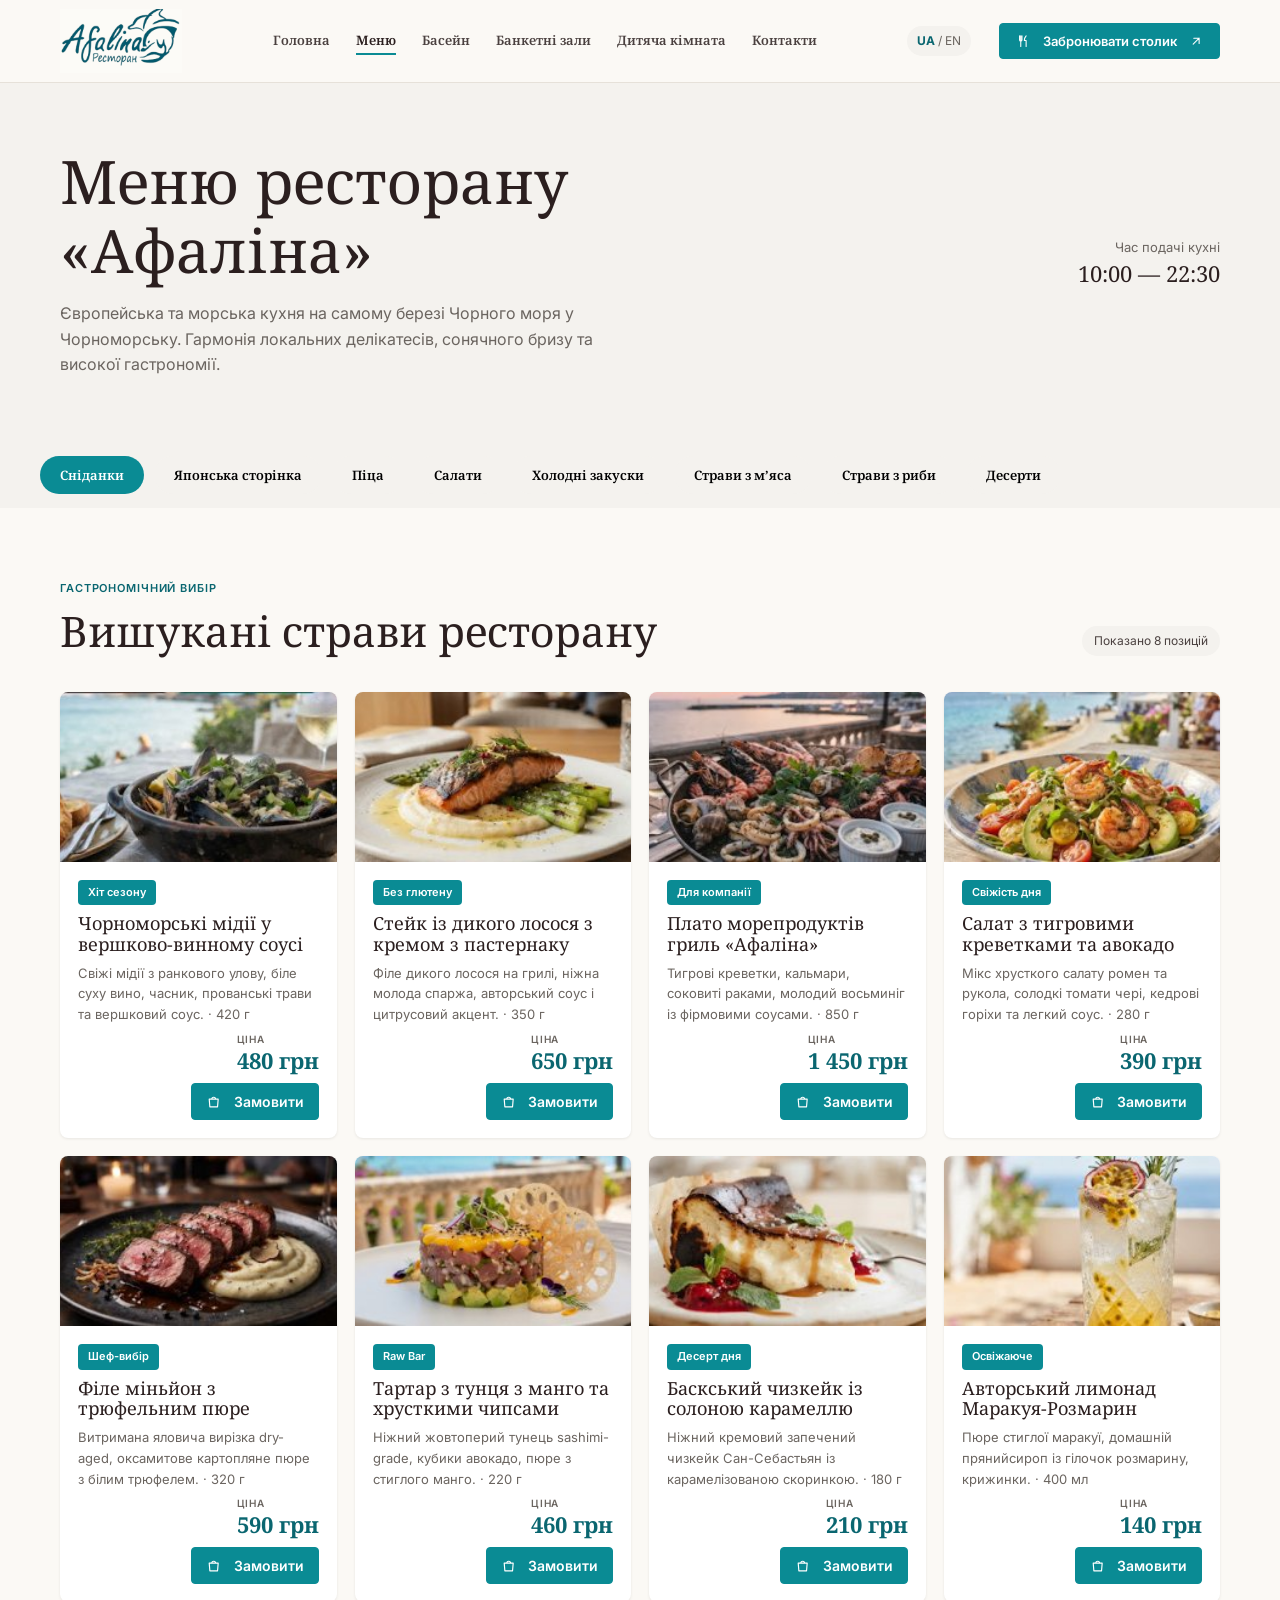
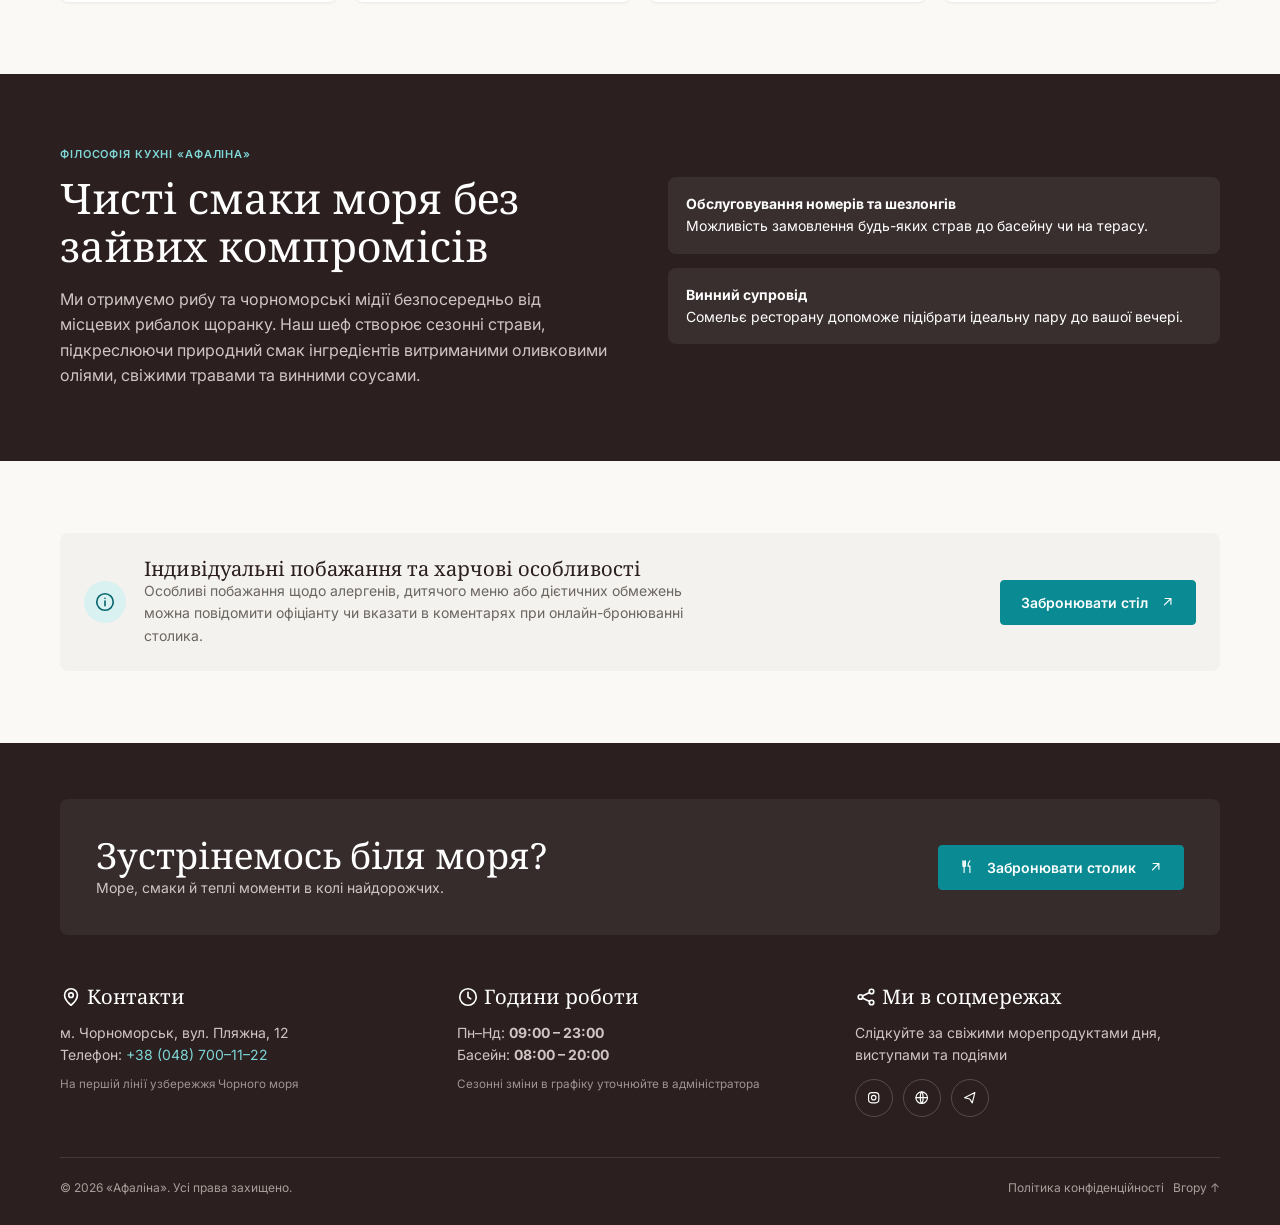
<file: menu.html>
<!doctype html><html lang="uk"><head><meta charset="utf-8"><meta name="viewport" content="width=device-width,initial-scale=1"><title>Меню ресторану — Афаліна</title>
<link rel="preconnect" href="https://fonts.googleapis.com"><link rel="stylesheet" href="https://fonts.googleapis.com/css2?family=Inter:wght@400;500;600;700&family=Noto+Serif:wght@400;600;700&family=Playfair+Display:wght@400;500&display=swap"><link rel="stylesheet" href="styles.css"></head>
<body class=""><header class="hd"><div class="wrap"><a class="logo" href="index.html"><img src="img/logo.png" alt="Афаліна — ресторан"></a><nav class="nav" id="nav"><a href="index.html">Головна</a><a href="menu.html" class=on>Меню</a><a href="pool.html">Басейн</a><a href="banquets.html">Банкетні зали</a><a href="kids.html">Дитяча кімната</a><a href="contacts.html">Контакти</a></nav><span class="lang"><b>UA</b> / EN</span><a class="btn" href="booking.html"><svg class="ic" viewBox="0 0 24 24" aria-hidden="true"><path d="M6 3v7a2 2 0 0 0 4 0V3M8 3v18M17 3c-2 2-3 5-3 8h3v10"/></svg> Забронювати столик <svg class="ic" viewBox="0 0 24 24" aria-hidden="true"><path d="M7 17 17 7M8 7h9v9"/></svg></a><button class="burger" aria-label="Меню" aria-expanded="false">☰</button></div></header><main><section class="page-hero"><div class="wrap split"><div><h1>Меню ресторану «Афаліна»</h1><p class="lead">Європейська та морська кухня на самому березі Чорного моря у Чорноморську. Гармонія локальних делікатесів, сонячного бризу та високої гастрономії.</p></div><div style="text-align:right;font-size:13px;color:var(--muted)">Час подачі кухні<br><b style="font:400 22px var(--serif);color:var(--ink)">10:00 — 22:30</b></div></div></section>
<div class="alt"><div class="wrap tabs"><button class="on">Сніданки</button><button class="">Японська сторінка</button><button class="">Піца</button><button class="">Салати</button><button class="">Холодні закуски</button><button class="">Страви з м’яса</button><button class="">Страви з риби</button><button class="">Десерти</button></div></div>
<section class="sec"><div class="wrap"><div class="head"><div><div class="eyebrow">Гастрономічний вибір</div><h2>Вишукані страви ресторану</h2></div><span class="pill">Показано 8 позицій</span></div><div class="grid g4"><article class="dish"><img src="img/d1.jpg" alt="Чорноморські мідії у вершково-винному соусі" loading="lazy"><div><span class="tag t" style="align-self:flex-start">Хіт сезону</span><h3 style="font-size:18px">Чорноморські мідії у вершково-винному соусі</h3><p>Свіжі мідії з ранкового улову, біле суху вино, часник, прованські трави та вершковий соус. · 420 г</p><div class="row"><span class="price"><small>ЦІНА</small>480 грн</span><a class="btn" style="padding:9px 14px" href="booking.html"><svg class="ic" viewBox="0 0 24 24" aria-hidden="true"><path d="M5 8h14l-1 12H6zM9 8a3 3 0 0 1 6 0"/></svg> Замовити</a></div></div></article><article class="dish"><img src="img/d2.jpg" alt="Стейк із дикого лосося з кремом з пастернаку" loading="lazy"><div><span class="tag t" style="align-self:flex-start">Без глютену</span><h3 style="font-size:18px">Стейк із дикого лосося з кремом з пастернаку</h3><p>Філе дикого лосося на грилі, ніжна молода спаржа, авторський соус і цитрусовий акцент. · 350 г</p><div class="row"><span class="price"><small>ЦІНА</small>650 грн</span><a class="btn" style="padding:9px 14px" href="booking.html"><svg class="ic" viewBox="0 0 24 24" aria-hidden="true"><path d="M5 8h14l-1 12H6zM9 8a3 3 0 0 1 6 0"/></svg> Замовити</a></div></div></article><article class="dish"><img src="img/d3.jpg" alt="Плато морепродуктів гриль «Афаліна»" loading="lazy"><div><span class="tag t" style="align-self:flex-start">Для компанії</span><h3 style="font-size:18px">Плато морепродуктів гриль «Афаліна»</h3><p>Тигрові креветки, кальмари, соковиті раками, молодий восьминіг із фірмовими соусами. · 850 г</p><div class="row"><span class="price"><small>ЦІНА</small>1 450 грн</span><a class="btn" style="padding:9px 14px" href="booking.html"><svg class="ic" viewBox="0 0 24 24" aria-hidden="true"><path d="M5 8h14l-1 12H6zM9 8a3 3 0 0 1 6 0"/></svg> Замовити</a></div></div></article><article class="dish"><img src="img/d4.jpg" alt="Салат з тигровими креветками та авокадо" loading="lazy"><div><span class="tag t" style="align-self:flex-start">Свіжість дня</span><h3 style="font-size:18px">Салат з тигровими креветками та авокадо</h3><p>Мікс хрусткого салату ромен та рукола, солодкі томати чері, кедрові горіхи та легкий соус. · 280 г</p><div class="row"><span class="price"><small>ЦІНА</small>390 грн</span><a class="btn" style="padding:9px 14px" href="booking.html"><svg class="ic" viewBox="0 0 24 24" aria-hidden="true"><path d="M5 8h14l-1 12H6zM9 8a3 3 0 0 1 6 0"/></svg> Замовити</a></div></div></article><article class="dish"><img src="img/d5.jpg" alt="Філе міньйон з трюфельним пюре" loading="lazy"><div><span class="tag t" style="align-self:flex-start">Шеф-вибір</span><h3 style="font-size:18px">Філе міньйон з трюфельним пюре</h3><p>Витримана яловича вирізка dry-aged, оксамитове картопляне пюре з білим трюфелем. · 320 г</p><div class="row"><span class="price"><small>ЦІНА</small>590 грн</span><a class="btn" style="padding:9px 14px" href="booking.html"><svg class="ic" viewBox="0 0 24 24" aria-hidden="true"><path d="M5 8h14l-1 12H6zM9 8a3 3 0 0 1 6 0"/></svg> Замовити</a></div></div></article><article class="dish"><img src="img/d6.jpg" alt="Тартар з тунця з манго та хрусткими чипсами" loading="lazy"><div><span class="tag t" style="align-self:flex-start">Raw Bar</span><h3 style="font-size:18px">Тартар з тунця з манго та хрусткими чипсами</h3><p>Ніжний жовтоперий тунець sashimi-grade, кубики авокадо, пюре з стиглого манго. · 220 г</p><div class="row"><span class="price"><small>ЦІНА</small>460 грн</span><a class="btn" style="padding:9px 14px" href="booking.html"><svg class="ic" viewBox="0 0 24 24" aria-hidden="true"><path d="M5 8h14l-1 12H6zM9 8a3 3 0 0 1 6 0"/></svg> Замовити</a></div></div></article><article class="dish"><img src="img/d7.jpg" alt="Баскський чизкейк із солоною карамеллю" loading="lazy"><div><span class="tag t" style="align-self:flex-start">Десерт дня</span><h3 style="font-size:18px">Баскський чизкейк із солоною карамеллю</h3><p>Ніжний кремовий запечений чизкейк Сан-Себастьян із карамелізованою скоринкою. · 180 г</p><div class="row"><span class="price"><small>ЦІНА</small>210 грн</span><a class="btn" style="padding:9px 14px" href="booking.html"><svg class="ic" viewBox="0 0 24 24" aria-hidden="true"><path d="M5 8h14l-1 12H6zM9 8a3 3 0 0 1 6 0"/></svg> Замовити</a></div></div></article><article class="dish"><img src="img/d8.jpg" alt="Авторський лимонад Маракуя-Розмарин" loading="lazy"><div><span class="tag t" style="align-self:flex-start">Освіжаюче</span><h3 style="font-size:18px">Авторський лимонад Маракуя-Розмарин</h3><p>Пюре стиглої маракуї, домашній прянийсироп із гілочок розмарину, крижинки. · 400 мл</p><div class="row"><span class="price"><small>ЦІНА</small>140 грн</span><a class="btn" style="padding:9px 14px" href="booking.html"><svg class="ic" viewBox="0 0 24 24" aria-hidden="true"><path d="M5 8h14l-1 12H6zM9 8a3 3 0 0 1 6 0"/></svg> Замовити</a></div></div></article></div></div></section>
<section class="sec dark-sec"><div class="wrap split"><div><div class="eyebrow" style="color:#7fd6d6">Філософія кухні «Афаліна»</div><h2>Чисті смаки моря без зайвих компромісів</h2><p class="lead" style="margin-top:16px">Ми отримуємо рибу та чорноморські мідії безпосередньо від місцевих рибалок щоранку. Наш шеф створює сезонні страви, підкреслюючи природний смак інгредієнтів витриманими оливковими оліями, свіжими травами та винними соусами.</p></div><div><div class="glass"><b>Обслуговування номерів та шезлонгів</b><br>Можливість замовлення будь-яких страв до басейну чи на терасу.</div><div class="glass"><b>Винний супровід</b><br>Сомельє ресторану допоможе підібрати ідеальну пару до вашої вечері.</div></div></div></section>
<section class="sec"><div class="wrap"><div class="note"><span class="chip"><svg class="ic" viewBox="0 0 24 24" aria-hidden="true"><circle cx="12" cy="12" r="9"/><path d="M12 11v5M12 8h.01"/></svg></span><div><h3 style="font-size:20px">Індивідуальні побажання та харчові особливості</h3><p class="lead" style="font-size:14px">Особливі побажання щодо алергенів, дитячого меню або дієтичних обмежень можна повідомити офіціанту чи вказати в коментарях при онлайн-бронюванні столика.</p></div><a class="btn" href="booking.html">Забронювати стіл <svg class="ic" viewBox="0 0 24 24" aria-hidden="true"><path d="M7 17 17 7M8 7h9v9"/></svg></a></div></div></section></main><footer class="ft"><div class="wrap"><div class="band"><div><h2>Зустрінемось біля моря?</h2><p>Море, смаки й теплі моменти в колі найдорожчих.</p></div><a class="btn" href="booking.html"><svg class="ic" viewBox="0 0 24 24" aria-hidden="true"><path d="M6 3v7a2 2 0 0 0 4 0V3M8 3v18M17 3c-2 2-3 5-3 8h3v10"/></svg> Забронювати столик <svg class="ic" viewBox="0 0 24 24" aria-hidden="true"><path d="M7 17 17 7M8 7h9v9"/></svg></a></div>
<div class="fcols"><div><h4><svg class="ic" viewBox="0 0 24 24" aria-hidden="true"><path d="M12 21s7-6 7-11a7 7 0 0 0-14 0c0 5 7 11 7 11z"/><circle cx="12" cy="10" r="2.5"/></svg> Контакти</h4>м. Чорноморськ, вул. Пляжна, 12<br>Телефон: <a href="tel:+380487001122">+38 (048) 700–11–22</a><small>На першій лінії узбережжя Чорного моря</small></div>
<div><h4><svg class="ic" viewBox="0 0 24 24" aria-hidden="true"><circle cx="12" cy="12" r="9"/><path d="M12 7v5l3 2"/></svg> Години роботи</h4>Пн–Нд: <b>09:00 – 23:00</b><br>Басейн: <b>08:00 – 20:00</b><small>Сезонні зміни в графіку уточнюйте в адміністратора</small></div>
<div><h4><svg class="ic" viewBox="0 0 24 24" aria-hidden="true"><circle cx="6" cy="12" r="2.5"/><circle cx="18" cy="6" r="2.5"/><circle cx="18" cy="18" r="2.5"/><path d="m8 11 8-4M8 13l8 4"/></svg> Ми в соцмережах</h4>Слідкуйте за свіжими морепродуктами дня, виступами та подіями<div class="soc"><a href="#" aria-label="Instagram"><svg class="ic" viewBox="0 0 24 24" aria-hidden="true"><rect x="4" y="4" width="16" height="16" rx="5"/><circle cx="12" cy="12" r="3.5"/></svg></a><a href="#" aria-label="Сайт"><svg class="ic" viewBox="0 0 24 24" aria-hidden="true"><circle cx="12" cy="12" r="9"/><path d="M3 12h18M12 3c3 3 3 15 0 18M12 3c-3 3-3 15 0 18"/></svg></a><a href="#" aria-label="Telegram"><svg class="ic" viewBox="0 0 24 24" aria-hidden="true"><path d="M4 12 20 4l-4 16-4-6z"/></svg></a></div></div></div>
<div class="fb"><span>© 2026 «Афаліна». Усі права захищено.</span><span>Політика конфіденційності &nbsp; <a href="#nav">Вгору ↑</a></span></div></div></footer><script src="main.js"></script></body></html>
</file>
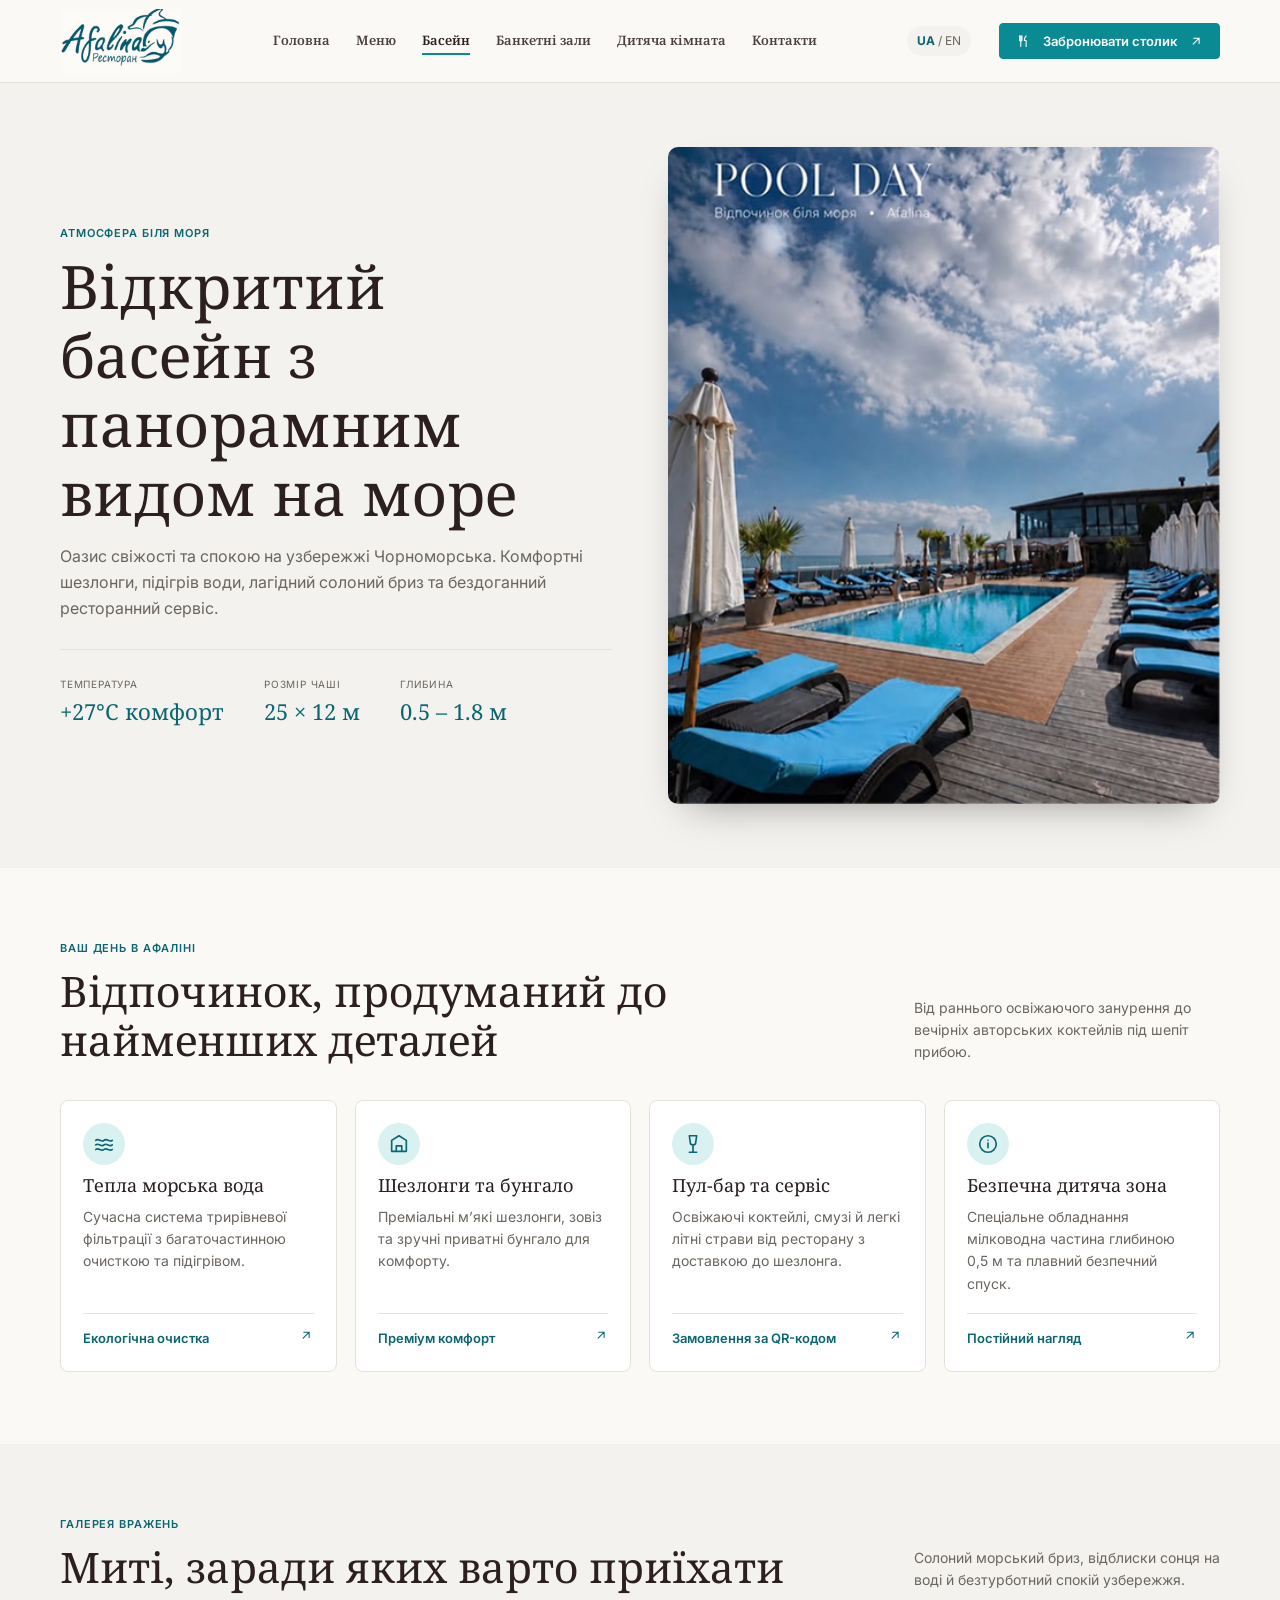
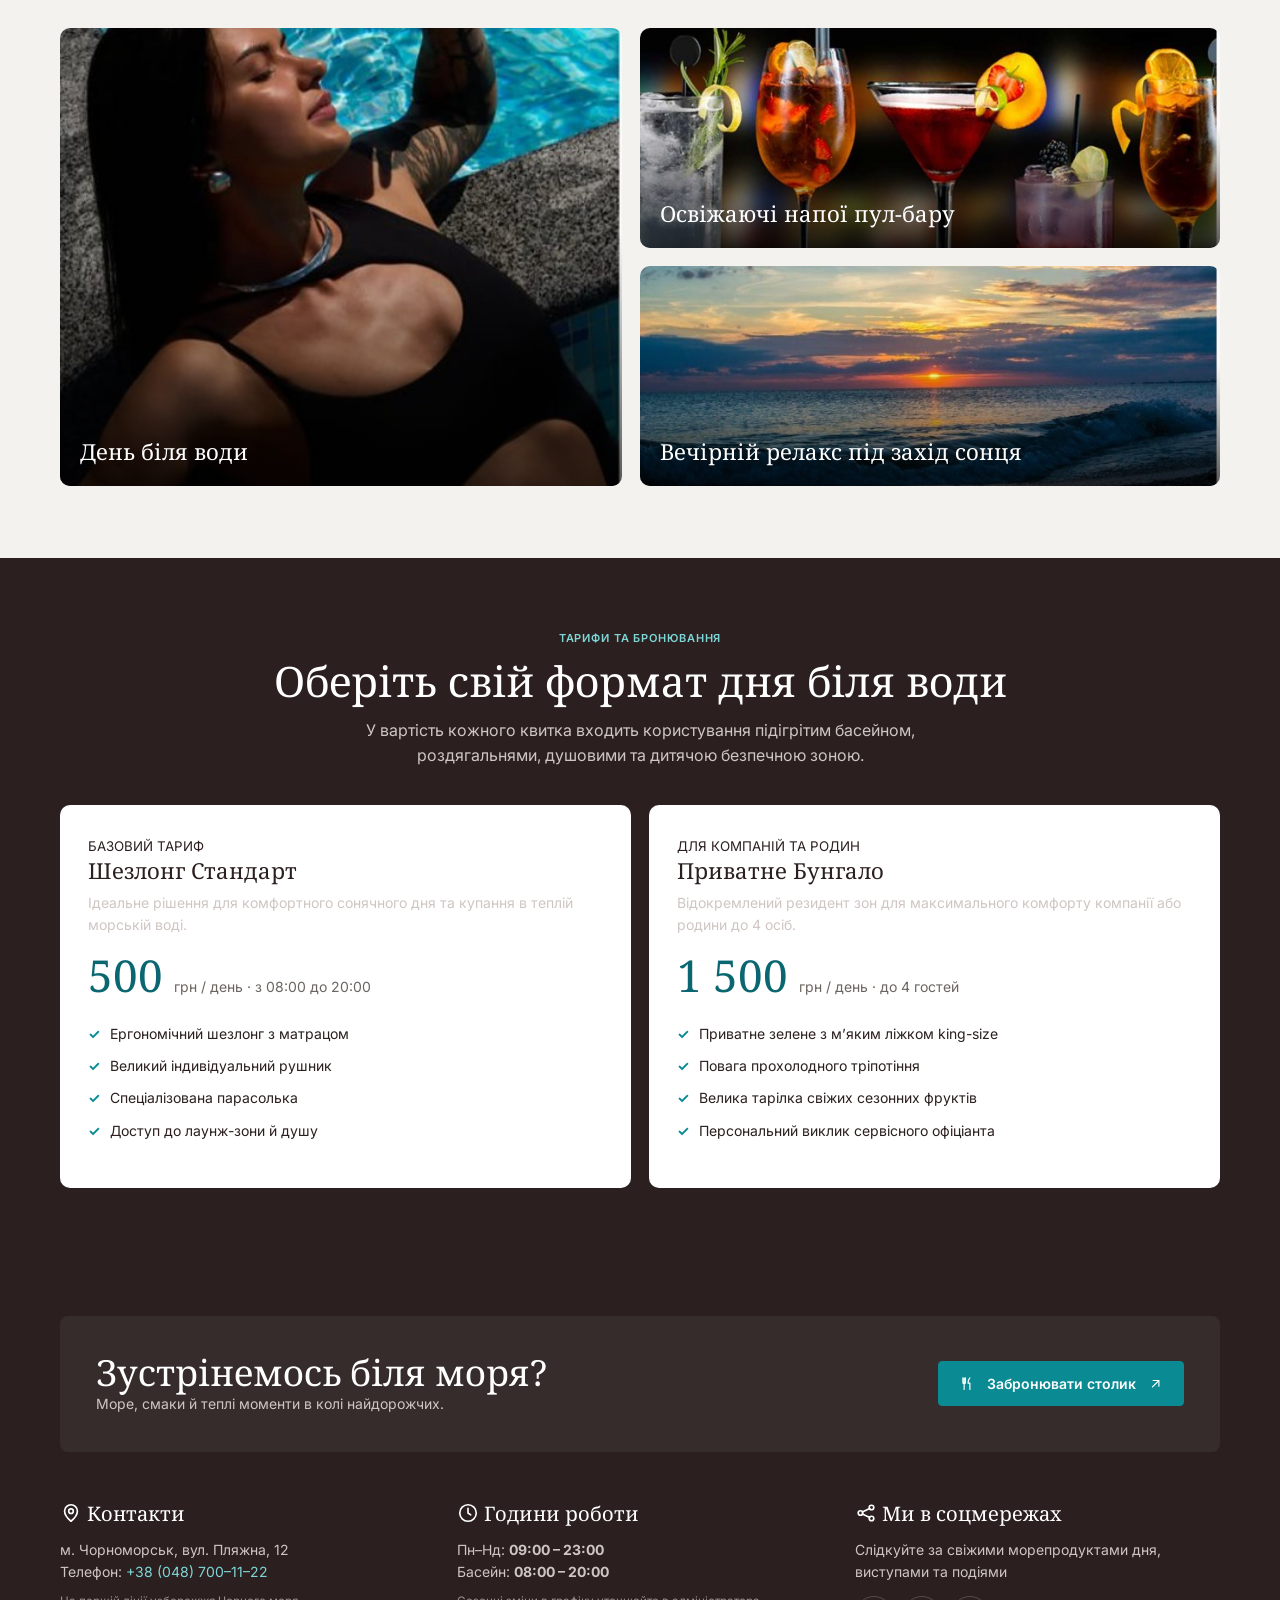
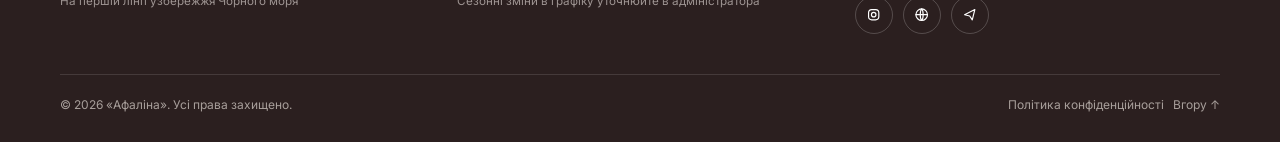
<file: pool.html>
<!doctype html><html lang="uk"><head><meta charset="utf-8"><meta name="viewport" content="width=device-width,initial-scale=1"><title>Відкритий басейн — Афаліна</title>
<link rel="preconnect" href="https://fonts.googleapis.com"><link rel="stylesheet" href="https://fonts.googleapis.com/css2?family=Inter:wght@400;500;600;700&family=Noto+Serif:wght@400;600;700&family=Playfair+Display:wght@400;500&display=swap"><link rel="stylesheet" href="styles.css"></head>
<body class=""><header class="hd"><div class="wrap"><a class="logo" href="index.html"><img src="img/logo.png" alt="Афаліна — ресторан"></a><nav class="nav" id="nav"><a href="index.html">Головна</a><a href="menu.html">Меню</a><a href="pool.html" class=on>Басейн</a><a href="banquets.html">Банкетні зали</a><a href="kids.html">Дитяча кімната</a><a href="contacts.html">Контакти</a></nav><span class="lang"><b>UA</b> / EN</span><a class="btn" href="booking.html"><svg class="ic" viewBox="0 0 24 24" aria-hidden="true"><path d="M6 3v7a2 2 0 0 0 4 0V3M8 3v18M17 3c-2 2-3 5-3 8h3v10"/></svg> Забронювати столик <svg class="ic" viewBox="0 0 24 24" aria-hidden="true"><path d="M7 17 17 7M8 7h9v9"/></svg></a><button class="burger" aria-label="Меню" aria-expanded="false">☰</button></div></header><main><section class="page-hero"><div class="wrap split"><div><div class="eyebrow">Атмосфера біля моря</div><h1>Відкритий басейн з панорамним видом на море</h1><p class="lead">Оазис свіжості та спокою на узбережжі Чорноморська. Комфортні шезлонги, підігрів води, лагідний солоний бриз та бездоганний ресторанний сервіс.</p><div class="stats"><div><small>Температура</small><b>+27°C комфорт</b></div><div><small>Розмір чаші</small><b>25 × 12 м</b></div><div><small>Глибина</small><b>0.5 – 1.8 м</b></div></div></div><div class="photo"><img src="img/pool-hero.jpg" alt="Басейн біля моря"></div></div></section>
<section class="sec"><div class="wrap"><div class="head"><div><div class="eyebrow">Ваш день в Афаліні</div><h2>Відпочинок, продуманий до найменших деталей</h2></div><p>Від раннього освіжаючого занурення до вечірніх авторських коктейлів під шепіт прибою.</p></div><div class="grid g4"><div class="card"><span class="chip"><svg class="ic" viewBox="0 0 24 24" aria-hidden="true"><path d="M3 8c3-3 6 3 9 0s6 3 9 0M3 13c3-3 6 3 9 0s6 3 9 0M3 18c3-3 6 3 9 0s6 3 9 0"/></svg></span><h3 style="font-size:18px">Тепла морська вода</h3><p>Сучасна система трирівневої фільтрації з багаточастинною очисткою та підігрівом.</p><span class="more"><span>Екологічна очистка</span><svg class="ic" viewBox="0 0 24 24" aria-hidden="true"><path d="M7 17 17 7M8 7h9v9"/></svg></span></div><div class="card"><span class="chip"><svg class="ic" viewBox="0 0 24 24" aria-hidden="true"><path d="M4 20V8l8-5 8 5v12zM9 20v-6h6v6"/></svg></span><h3 style="font-size:18px">Шезлонги та бунгало</h3><p>Преміальні м’які шезлонги, зовіз та зручні приватні бунгало для комфорту.</p><span class="more"><span>Преміум комфорт</span><svg class="ic" viewBox="0 0 24 24" aria-hidden="true"><path d="M7 17 17 7M8 7h9v9"/></svg></span></div><div class="card"><span class="chip"><svg class="ic" viewBox="0 0 24 24" aria-hidden="true"><path d="M8 3h8l-1 7a3 3 0 0 1-6 0zM12 13v8M8 21h8"/></svg></span><h3 style="font-size:18px">Пул-бар та сервіс</h3><p>Освіжаючі коктейлі, смузі й легкі літні страви від ресторану з доставкою до шезлонга.</p><span class="more"><span>Замовлення за QR-кодом</span><svg class="ic" viewBox="0 0 24 24" aria-hidden="true"><path d="M7 17 17 7M8 7h9v9"/></svg></span></div><div class="card"><span class="chip"><svg class="ic" viewBox="0 0 24 24" aria-hidden="true"><circle cx="12" cy="12" r="9"/><path d="M12 11v5M12 8h.01"/></svg></span><h3 style="font-size:18px">Безпечна дитяча зона</h3><p>Спеціальне обладнання мілководна частина глибиною 0,5 м та плавний безпечний спуск.</p><span class="more"><span>Постійний нагляд</span><svg class="ic" viewBox="0 0 24 24" aria-hidden="true"><path d="M7 17 17 7M8 7h9v9"/></svg></span></div></div></div></section>
<section class="sec alt"><div class="wrap"><div class="head"><div><div class="eyebrow">Галерея вражень</div><h2>Миті, заради яких варто приїхати</h2></div><p>Солоний морський бриз, відблиски сонця на воді й безтурботний спокій узбережжя.</p></div><div class="grid gal"><a class="tile big" href="#"><img src="img/p-woman.jpg" alt="" loading="lazy"><span>День біля води</span></a><a class="tile" style="grid-column:span 2" href="#"><img src="img/p-cocktail.jpg" alt="" loading="lazy"><span>Освіжаючі напої пул-бару</span></a><a class="tile" style="grid-column:span 2" href="#"><img src="img/p-sunset.jpg" alt="" loading="lazy"><span>Вечірній релакс під захід сонця</span></a></div></div></section>
<section class="sec dark-sec"><div class="wrap"><div style="text-align:center;margin-bottom:36px"><div class="eyebrow" style="color:#7fd6d6">Тарифи та бронювання</div><h2>Оберіть свій формат дня біля води</h2><p class="lead" style="margin:12px auto">У вартість кожного квитка входить користування підігрітим басейном, роздягальнями, душовими та дитячою безпечною зоною.</p></div><div class="grid g2"><div class="price-card"><small>БАЗОВИЙ ТАРИФ</small><h3>Шезлонг Стандарт</h3><p class="lead" style="font-size:14px;margin:8px 0">Ідеальне рішення для комфортного сонячного дня та купання в теплій морській воді.</p><div class="big">500 <small style="font:14px var(--sans);color:var(--muted)">грн / день · з 08:00 до 20:00</small></div><ul class="checks"><li>Ергономічний шезлонг з матрацом<li>Великий індивідуальний рушник<li>Спеціалізована парасолька<li>Доступ до лаунж-зони й душу</ul></div><div class="price-card"><small>ДЛЯ КОМПАНІЙ ТА РОДИН</small><h3>Приватне Бунгало</h3><p class="lead" style="font-size:14px;margin:8px 0">Відокремлений резидент зон для максимального комфорту компанії або родини до 4 осіб.</p><div class="big">1 500 <small style="font:14px var(--sans);color:var(--muted)">грн / день · до 4 гостей</small></div><ul class="checks"><li>Приватне зелене з м’яким ліжком king-size<li>Повага прохолодного тріпотіння<li>Велика тарілка свіжих сезонних фруктів<li>Персональний виклик сервісного офіціанта</ul></div></div></div></section></main><footer class="ft"><div class="wrap"><div class="band"><div><h2>Зустрінемось біля моря?</h2><p>Море, смаки й теплі моменти в колі найдорожчих.</p></div><a class="btn" href="booking.html"><svg class="ic" viewBox="0 0 24 24" aria-hidden="true"><path d="M6 3v7a2 2 0 0 0 4 0V3M8 3v18M17 3c-2 2-3 5-3 8h3v10"/></svg> Забронювати столик <svg class="ic" viewBox="0 0 24 24" aria-hidden="true"><path d="M7 17 17 7M8 7h9v9"/></svg></a></div>
<div class="fcols"><div><h4><svg class="ic" viewBox="0 0 24 24" aria-hidden="true"><path d="M12 21s7-6 7-11a7 7 0 0 0-14 0c0 5 7 11 7 11z"/><circle cx="12" cy="10" r="2.5"/></svg> Контакти</h4>м. Чорноморськ, вул. Пляжна, 12<br>Телефон: <a href="tel:+380487001122">+38 (048) 700–11–22</a><small>На першій лінії узбережжя Чорного моря</small></div>
<div><h4><svg class="ic" viewBox="0 0 24 24" aria-hidden="true"><circle cx="12" cy="12" r="9"/><path d="M12 7v5l3 2"/></svg> Години роботи</h4>Пн–Нд: <b>09:00 – 23:00</b><br>Басейн: <b>08:00 – 20:00</b><small>Сезонні зміни в графіку уточнюйте в адміністратора</small></div>
<div><h4><svg class="ic" viewBox="0 0 24 24" aria-hidden="true"><circle cx="6" cy="12" r="2.5"/><circle cx="18" cy="6" r="2.5"/><circle cx="18" cy="18" r="2.5"/><path d="m8 11 8-4M8 13l8 4"/></svg> Ми в соцмережах</h4>Слідкуйте за свіжими морепродуктами дня, виступами та подіями<div class="soc"><a href="#" aria-label="Instagram"><svg class="ic" viewBox="0 0 24 24" aria-hidden="true"><rect x="4" y="4" width="16" height="16" rx="5"/><circle cx="12" cy="12" r="3.5"/></svg></a><a href="#" aria-label="Сайт"><svg class="ic" viewBox="0 0 24 24" aria-hidden="true"><circle cx="12" cy="12" r="9"/><path d="M3 12h18M12 3c3 3 3 15 0 18M12 3c-3 3-3 15 0 18"/></svg></a><a href="#" aria-label="Telegram"><svg class="ic" viewBox="0 0 24 24" aria-hidden="true"><path d="M4 12 20 4l-4 16-4-6z"/></svg></a></div></div></div>
<div class="fb"><span>© 2026 «Афаліна». Усі права захищено.</span><span>Політика конфіденційності &nbsp; <a href="#nav">Вгору ↑</a></span></div></div></footer><script src="main.js"></script></body></html>
</file>
<file: styles.css>
:root{--teal:#0a8b94;--teal-d:#0a6670;--ink:#2b1f1f;--bg:#fbf9f5;--panel:#f4f2ee;--line:#e6e1d9;--muted:#6b6560;--mint:#d9f1f0;--rose:#f8dde3;--serif:'Noto Serif',Georgia,serif;--sans:'Inter',system-ui,sans-serif}
.home{--serif:'Playfair Display',Georgia,serif}
*{box-sizing:border-box;margin:0}
html{scroll-behavior:smooth}
body{font:16px/1.6 var(--sans);color:var(--ink);background:var(--bg)}
img{max-width:100%;display:block;height:auto} .photo img,.tile img,.dish img,.hall img,.zone img{display:block;width:100%;object-fit:cover}a{color:inherit;text-decoration:none}
h1,h2,h3{font-family:var(--serif);font-weight:400;line-height:1.15}
h1{font-size:clamp(34px,5vw,60px)}h2{font-size:clamp(28px,3.6vw,42px)}h3{font-size:22px}
.wrap{max-width:1200px;margin:0 auto;padding:0 20px}
.sec{padding:72px 0}.alt{background:var(--panel)}
.eyebrow{font-size:11px;letter-spacing:.08em;text-transform:uppercase;color:var(--teal-d);font-weight:600;margin-bottom:10px}
.lead{color:var(--muted);max-width:60ch}
.ic{width:1.1em;height:1.1em;fill:none;stroke:currentColor;stroke-width:1.8;stroke-linecap:round;stroke-linejoin:round;vertical-align:-.18em}
.btn{display:inline-flex;align-items:center;justify-content:space-between;gap:12px;background:var(--teal);color:#fff;border:1px solid var(--teal);padding:13px 20px;font:600 14px var(--sans);border-radius:4px;cursor:pointer;transition:.2s}
.btn:hover{background:var(--teal-d)}
.btn.ghost{background:transparent;border-color:currentColor}.btn.ghost:hover{background:rgba(255,255,255,.12)}
.btn.out{background:#fff;color:var(--teal-d);border-color:var(--teal)}.btn.out:hover{background:var(--mint)}
:focus-visible{outline:2px solid var(--teal);outline-offset:2px}
/* header */
.hd{position:sticky;top:0;z-index:20;background:var(--bg);border-bottom:1px solid var(--line)}
.hd .wrap{display:flex;align-items:center;gap:28px;height:82px}
.logo{display:flex;align-items:center;flex:0 0 auto}.logo img{height:64px;width:auto;max-width:190px;object-fit:contain}
.nav{display:flex;gap:26px;margin:0 auto;font:600 13px var(--serif)}
.nav a{color:#4a403f;padding:4px 0;border-bottom:2px solid transparent}.nav a.on,.nav a:hover{border-color:var(--teal);color:var(--ink)}
.lang{font-size:12px;color:var(--muted);background:var(--panel);padding:5px 10px;border-radius:999px}.lang b{color:var(--teal-d)}
.hd .btn{padding:9px 16px;font-size:13px}
.burger{display:none;background:none;border:0;color:var(--teal-d);font-size:26px;margin-left:auto;cursor:pointer}
/* hero */
.hero{position:relative;color:#fff;min-height:560px;display:flex;align-items:center;background:#2b1f1f url(img/hero.jpg) right center/cover no-repeat}
.hero:before {
    content: "";
    position: absolute;
    inset: 0;
    background: linear-gradient(
        90deg,
        rgba(43, 31, 31, 0.60) 0%,
        rgba(43, 31, 31, 0.38) 55%,
        rgba(43, 31, 31, 0.12) 100%
    );
}

.hero .wrap{position:relative;padding-top:60px;padding-bottom:90px}
.hero .eyebrow{color:#7fd6d6}.hero p{max-width:46ch;margin:20px 0 28px;color:#eee}
.hero .acts{display:flex;gap:14px;flex-wrap:wrap}
.hero-bar{position:absolute;left:0;right:0;bottom:22px;font-size:12px;color:#ddd}.hero-bar .wrap{display:flex;gap:28px;padding:0 20px;min-height:0}
.hero-bar span:last-child{margin-left:auto}
.page-hero{padding:64px 0;background:var(--panel)}.page-hero.dark{background:linear-gradient(120deg,#2b1f1f,#1f2a30);color:#fff}
.page-hero.dark .eyebrow{color:#7fd6d6}.page-hero.dark .lead{color:#d6d0ca}.page-hero p{margin-top:16px}
.split{display:grid;grid-template-columns:1fr 1fr;gap:56px;align-items:center}
.photo{border-radius:10px;overflow:hidden;box-shadow:0 18px 40px -20px rgba(0,0,0,.4)}.photo img{width:100%;height:100%;object-fit:cover}
.head{display:flex;justify-content:space-between;align-items:end;gap:32px;margin-bottom:36px}.head p{max-width:34ch;color:var(--muted);font-size:14px}
/* cards */
.grid{display:grid;gap:18px}.g4{grid-template-columns:repeat(4,1fr)}.g3{grid-template-columns:repeat(3,1fr)}.g2{grid-template-columns:repeat(2,1fr)}
.card{background:#fff;border:1px solid var(--line);border-radius:8px;padding:22px;display:flex;flex-direction:column;gap:10px}
.card p{font-size:14px;color:var(--muted);flex:1}
.card .more{border-top:1px solid var(--line);padding-top:14px;margin-top:8px;display:flex;justify-content:space-between;font-size:13px;font-weight:600;color:var(--teal-d)}
.chip{width:42px;height:42px;border-radius:50%;background:var(--mint);color:var(--teal-d);display:grid;place-items:center;font-size:20px}
.tag{display:inline-block;font-size:11px;font-weight:600;padding:4px 10px;border-radius:4px;background:#fff;color:var(--ink)}.tag.t{background:var(--teal);color:#fff}.tag.r{background:var(--rose);color:#9b3a54}
.pill{display:inline-block;font-size:12px;padding:5px 12px;border-radius:999px;background:var(--panel);color:#4a403f}
.tile{position:relative;border-radius:10px;overflow:hidden;min-height:220px;display:flex;align-items:flex-end;color:#fff}
.tile img{position:absolute;inset:0;width:100%;height:100%;object-fit:cover}
.tile:after{content:"";position:absolute;inset:0;background:linear-gradient(transparent 45%,rgba(0,0,0,.65))}
.tile span{position:relative;z-index:1;padding:20px;font:400 22px var(--serif)}
.gal{grid-template-columns:2fr 1fr 1fr}.gal .big{grid-row:span 2}
/* menu */
.tabs{display:flex;gap:10px;overflow-x:auto;padding:14px 0}.tabs button{flex:none;border:0;background:var(--panel);font:600 13px var(--serif);padding:10px 20px;border-radius:999px;cursor:pointer}
.tabs button.on{background:var(--teal);color:#fff}
.dish{background:#fff;border-radius:8px;overflow:hidden;box-shadow:0 1px 3px rgba(0,0,0,.08);display:flex;flex-direction:column}
.dish img{height:170px;width:100%;object-fit:cover}.dish div{padding:18px;display:flex;flex-direction:column;gap:8px;flex:1}
.dish p{font-size:13px;color:var(--muted);flex:1}.dish .row{display:flex;justify-content:space-between;align-items:end;padding:0}
.price{font:700 22px var(--serif);color:var(--teal-d)}.price small{display:block;font:600 10px var(--sans);color:var(--muted);letter-spacing:.08em}
.dark-sec{background:var(--ink);color:#fff}.dark-sec .lead{color:#cfc6c3}
.note{display:flex;gap:18px;align-items:center;background:var(--panel);padding:24px;border-radius:8px}.note>div{flex:1}
.glass{background:rgba(255,255,255,.07);border-radius:8px;padding:16px 18px;margin-bottom:14px;font-size:14px}
/* lists */
.checks{list-style:none;padding:0;display:grid;gap:10px;margin:18px 0;font-size:14px}.checks li:before{content:"✓";color:var(--teal);font-weight:700;margin-right:10px}
.stats{display:flex;gap:40px;margin-top:28px;padding-top:20px;border-top:1px solid var(--line)}.stats b{display:block;font:400 22px var(--serif);color:var(--teal-d)}.stats small{font-size:10px;letter-spacing:.08em;text-transform:uppercase;color:var(--muted)}
.price-card{background:#fff;color:var(--ink);border-radius:10px;padding:28px}.price-card .big{font:400 44px var(--serif);color:var(--teal-d)}
.slot{display:grid;grid-template-columns:auto 1fr;gap:16px;background:var(--panel);padding:16px;border-radius:8px;margin-bottom:12px;align-items:start}.slot b{background:var(--teal-d);color:#fff;font-size:12px;padding:4px 10px;border-radius:4px;white-space:nowrap}.slot p{font-size:13px;color:var(--muted)}
.hall{background:#fff;border-radius:10px;overflow:hidden;box-shadow:0 1px 3px rgba(0,0,0,.08)}.hall img{height:230px;width:100%;object-fit:cover}.hall .in{padding:24px}.hall .foot{display:flex;justify-content:space-between;align-items:center;background:var(--panel);padding:16px 24px;font-size:13px;color:var(--teal-d);font-weight:700}
.hall .tags{display:flex;gap:8px;padding:14px 24px 0}
.cta-box{background:#fff;border-radius:8px;text-align:center;padding:40px 20px;max-width:640px;margin:0 auto;display:grid;gap:12px;justify-items:center}
/* forms */
.f{display:grid;gap:6px;font-size:13px;font-weight:600}.f span{color:var(--ink)}
input,select,textarea{font:400 14px var(--sans);padding:13px 14px;border:1px solid transparent;border-radius:6px;background:var(--panel);width:100%;color:var(--ink)}
textarea{min-height:110px;resize:vertical}input:focus,select:focus,textarea:focus{outline:2px solid var(--teal);background:#fff}
.panel{background:#fff;border-radius:10px;box-shadow:0 8px 30px -18px rgba(0,0,0,.4);padding:28px}
.form-grid{display:grid;grid-template-columns:1fr 1fr;gap:18px}.span2{grid-column:1/-1}
.step{display:flex;align-items:center;gap:12px;margin-bottom:22px;font:400 20px var(--serif)}.step i{font:600 13px var(--sans);font-style:normal;background:var(--teal-d);color:#fff;width:28px;height:28px;border-radius:50%;display:grid;place-items:center}
.times{display:grid;grid-template-columns:repeat(5,1fr);gap:10px}.times button,.qa button{background:var(--panel);border:0;border-radius:6px;padding:12px;font:600 14px var(--sans);cursor:pointer}.times button.on{background:var(--teal-d);color:#fff}
.stepper{display:flex;align-items:center;background:var(--panel);border-radius:6px;padding:5px}.stepper b{flex:1;text-align:center;font:600 18px var(--sans)}.stepper button{width:40px;height:40px;border:0;border-radius:6px;background:#fff;font-size:20px;cursor:pointer}
.zones{display:grid;grid-template-columns:repeat(3,1fr);gap:14px}.zone{background:var(--panel);border:2px solid transparent;border-radius:8px;overflow:hidden;cursor:pointer;text-align:left;padding:0;font:inherit}.zone.on{border-color:var(--teal);background:#fff}.zone img{height:110px;width:100%;object-fit:cover}.zone div{padding:14px;font-size:13px;color:var(--muted)}.zone h3{font-size:18px;color:var(--ink);margin-bottom:4px}
.book{display:grid;grid-template-columns:1fr 340px;gap:28px;align-items:start}.book .side{position:sticky;top:90px}
.sum{background:var(--ink);color:#fff;padding:22px;border-radius:10px 10px 0 0}.sumb{background:#fff;padding:20px;border-radius:0 0 10px 10px;display:grid;gap:14px;font-size:14px}.sumb p{display:flex;justify-content:space-between}
.contacts{display:grid;grid-template-columns:400px 1fr;gap:28px;align-items:start}
.info{background:var(--panel);padding:16px;border-radius:8px;margin-top:12px;font-size:14px}.info small{display:block;font-size:10px;letter-spacing:.08em;text-transform:uppercase;color:var(--muted)}
.map{height:380px;border-radius:12px;overflow:hidden;box-shadow:0 18px 40px -20px rgba(0,0,0,.4)}.map iframe{border:0;width:100%;height:100%}
/* footer */
.ft{background:var(--ink);color:#fff;padding:56px 0 28px}
.band{display:flex;justify-content:space-between;align-items:center;gap:24px;background:rgba(255,255,255,.06);padding:36px;border-radius:8px;margin-bottom:48px}.band h2{font-size:clamp(26px,3vw,36px)}.band p{color:#cfc6c3;font-size:14px}
.fcols{display:grid;grid-template-columns:repeat(3,1fr);gap:32px;font-size:14px;color:#cfc6c3}.fcols h4{font:400 20px var(--serif);color:#fff;margin-bottom:12px}.fcols a{color:#7fd6d6}.fcols small{display:block;margin-top:8px;opacity:.7}
.soc{display:flex;gap:10px;margin-top:12px}.soc a{width:38px;height:38px;border:1px solid rgba(255,255,255,.2);border-radius:50%;display:grid;place-items:center;color:#fff}
.fb{display:flex;justify-content:space-between;margin-top:40px;padding-top:20px;border-top:1px solid rgba(255,255,255,.12);font-size:12px;color:#a89f9b}
.reveal-hero{animation:in .7s ease both}@keyframes in{from{opacity:0;transform:translateY(14px)}}
@media(prefers-reduced-motion:reduce){*{animation:none!important;transition:none!important;scroll-behavior:auto}}
@media(max-width:980px){.g4{grid-template-columns:repeat(2,1fr)}.split,.contacts,.book{grid-template-columns:1fr}.book .side{position:static}.gal{grid-template-columns:1fr 1fr}.gal .big{grid-column:1/-1;grid-row:auto}.fcols{grid-template-columns:1fr}.g3{grid-template-columns:1fr 1fr}}
@media(max-width:760px){
.sec{padding:48px 0}.logo img{height:56px;max-width:170px}.burger{display:block}.hd .btn,.lang{display:none}
.nav{display:none;position:absolute;top:82px;left:0;right:0;background:var(--bg);flex-direction:column;gap:0;padding:8px 20px 16px;border-bottom:1px solid var(--line)}.nav.open{display:flex}.nav a{padding:12px 0}
.hero{min-height:620px;background-position:60% center}.hero:before{background:linear-gradient(180deg,rgba(43,31,31,.55),rgba(43,31,31,.85))}
.hero .acts,.head,.band,.note,.fb{flex-direction:column;align-items:stretch}.hero-bar{display:none}.btn{width:100%}
.g4,.g3,.g2,.gal,.form-grid,.zones{grid-template-columns:1fr}.times{grid-template-columns:repeat(3,1fr)}.stats{gap:20px;flex-wrap:wrap}.tile{min-height:200px;grid-column:auto!important}.head{gap:12px}}

/* Анімація звичайних фотографій */
main img {
    transition: transform 0.6s ease;
    transform-origin: center;
}

main img:hover {
    transform: scale(1.10);
}
/* Анімація фотографій галереї */
.gal .tile {
    overflow: hidden;
}

.gal .tile img {
    display: block;
    width: 100%;
    transition: transform 0.6s ease;
    transform-origin: center;
}

.gal .tile:hover img {
    transform: scale(1.10);
}
/* Анімація інформаційних блоків */
.card {
    transition: transform 0.5s ease, box-shadow 0.5s ease;
}

.card:hover {
    transform: translateY(-8px) scale(1.03);
    box-shadow: 0 10px 25px rgba(0, 0, 0, 0.15);
}

/* Віджет погоди */
.weather-widget {
    margin-top: 25px;
    padding: 25px;
    background: #f0f8f6;
    border-radius: 16px;
    border: 1px solid #94d2bd;
}

.weather-widget h3 {
    color: #005f73;
    margin-bottom: 15px;
}

#weatherInfo {
    color: #2d1c21;
    line-height: 1.7;
}

.weather-temperature {
    font-size: 26px;
    font-weight: 700;
    color: #0a9396;
    margin: 10px 0;
}
/* ===== Валідація форм: додати в КІНЕЦЬ styles.css ===== */
.err{display:block;margin-top:4px;font-size:12px;line-height:1.3;color:#b3261e}
input.invalid,select.invalid,textarea.invalid{border-color:#b3261e!important;background:#fdf1f0}
input.invalid:focus,select.invalid:focus,textarea.invalid:focus{outline-color:#b3261e}
.hp{position:absolute;left:-9999px;width:1px;height:1px;opacity:0;pointer-events:none}
.form-status{margin:16px 0 0;padding:12px 14px;border-radius:10px;font-size:14px;line-height:1.4}
.form-status.ok{background:#e6f6ee;color:#146c43}
.form-status.bad{background:#fdf1f0;color:#b3261e}
button[disabled]{opacity:.6;cursor:wait}
</file>
